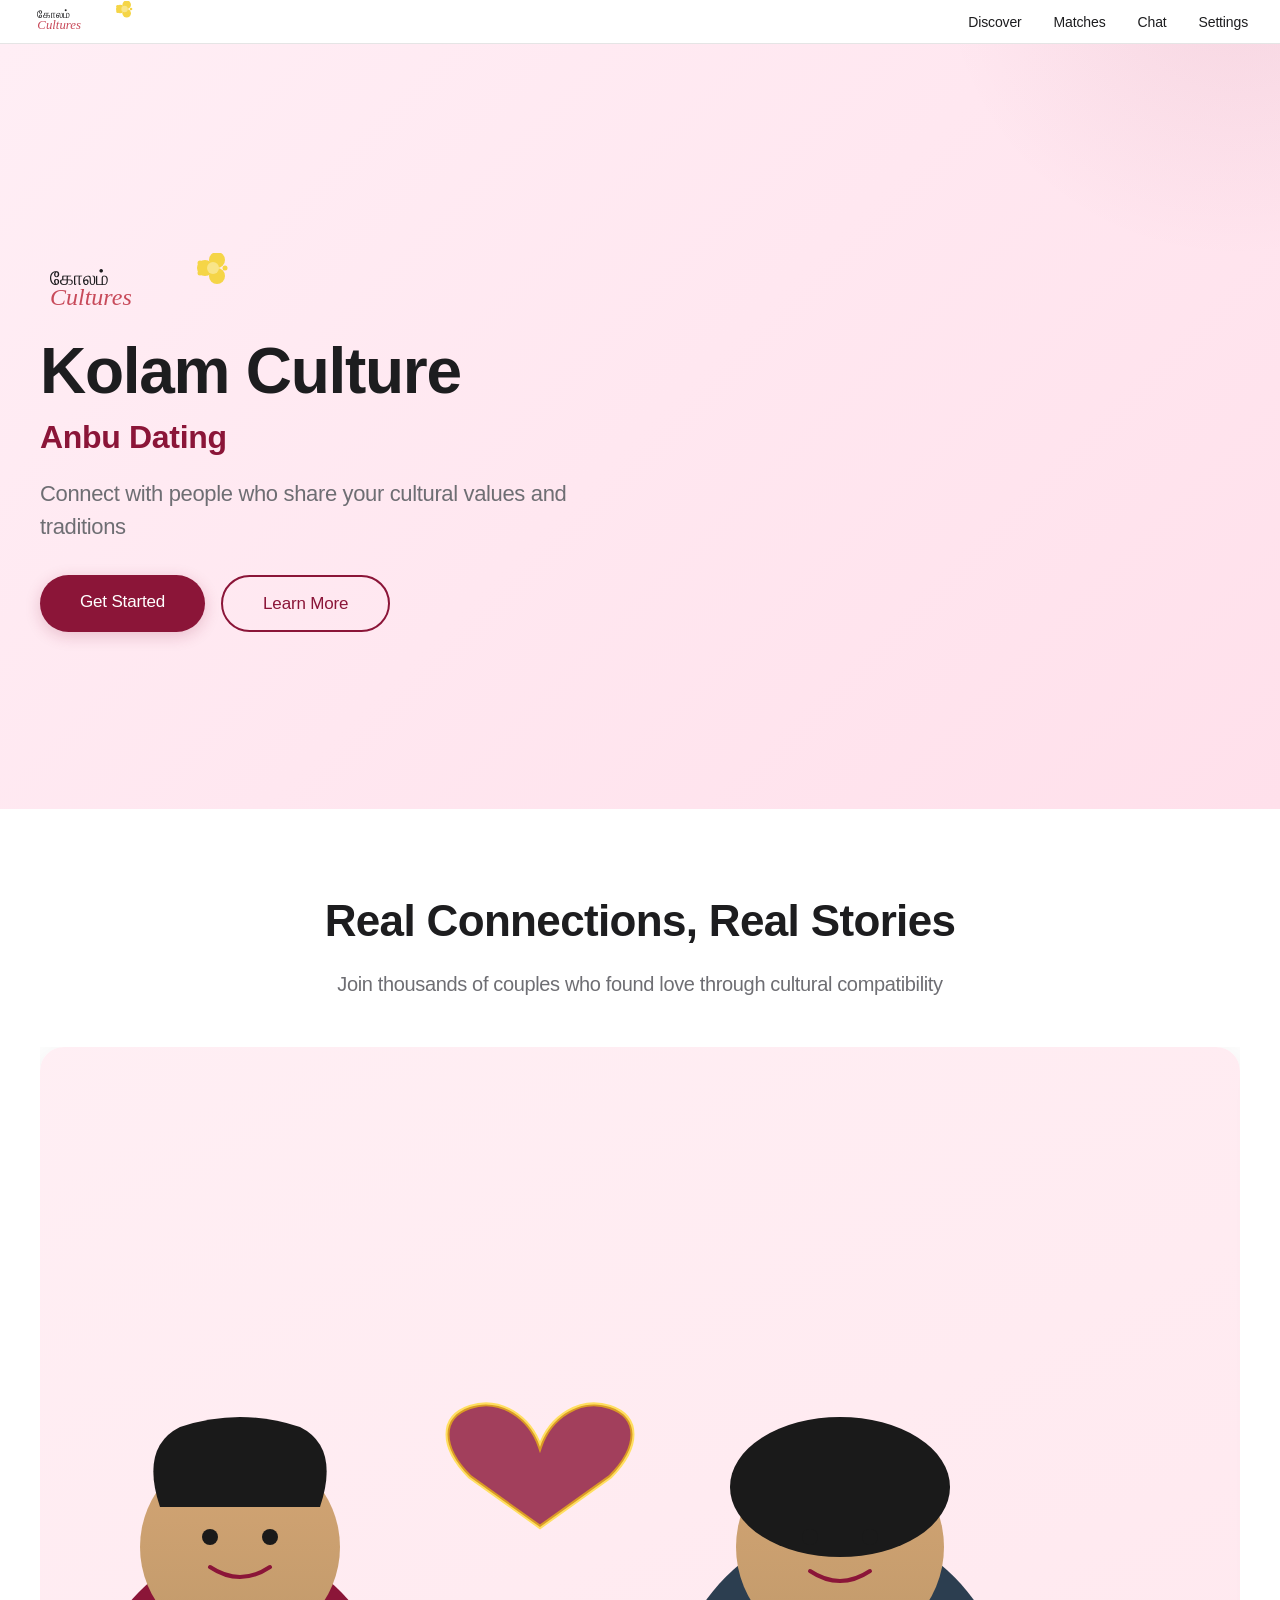
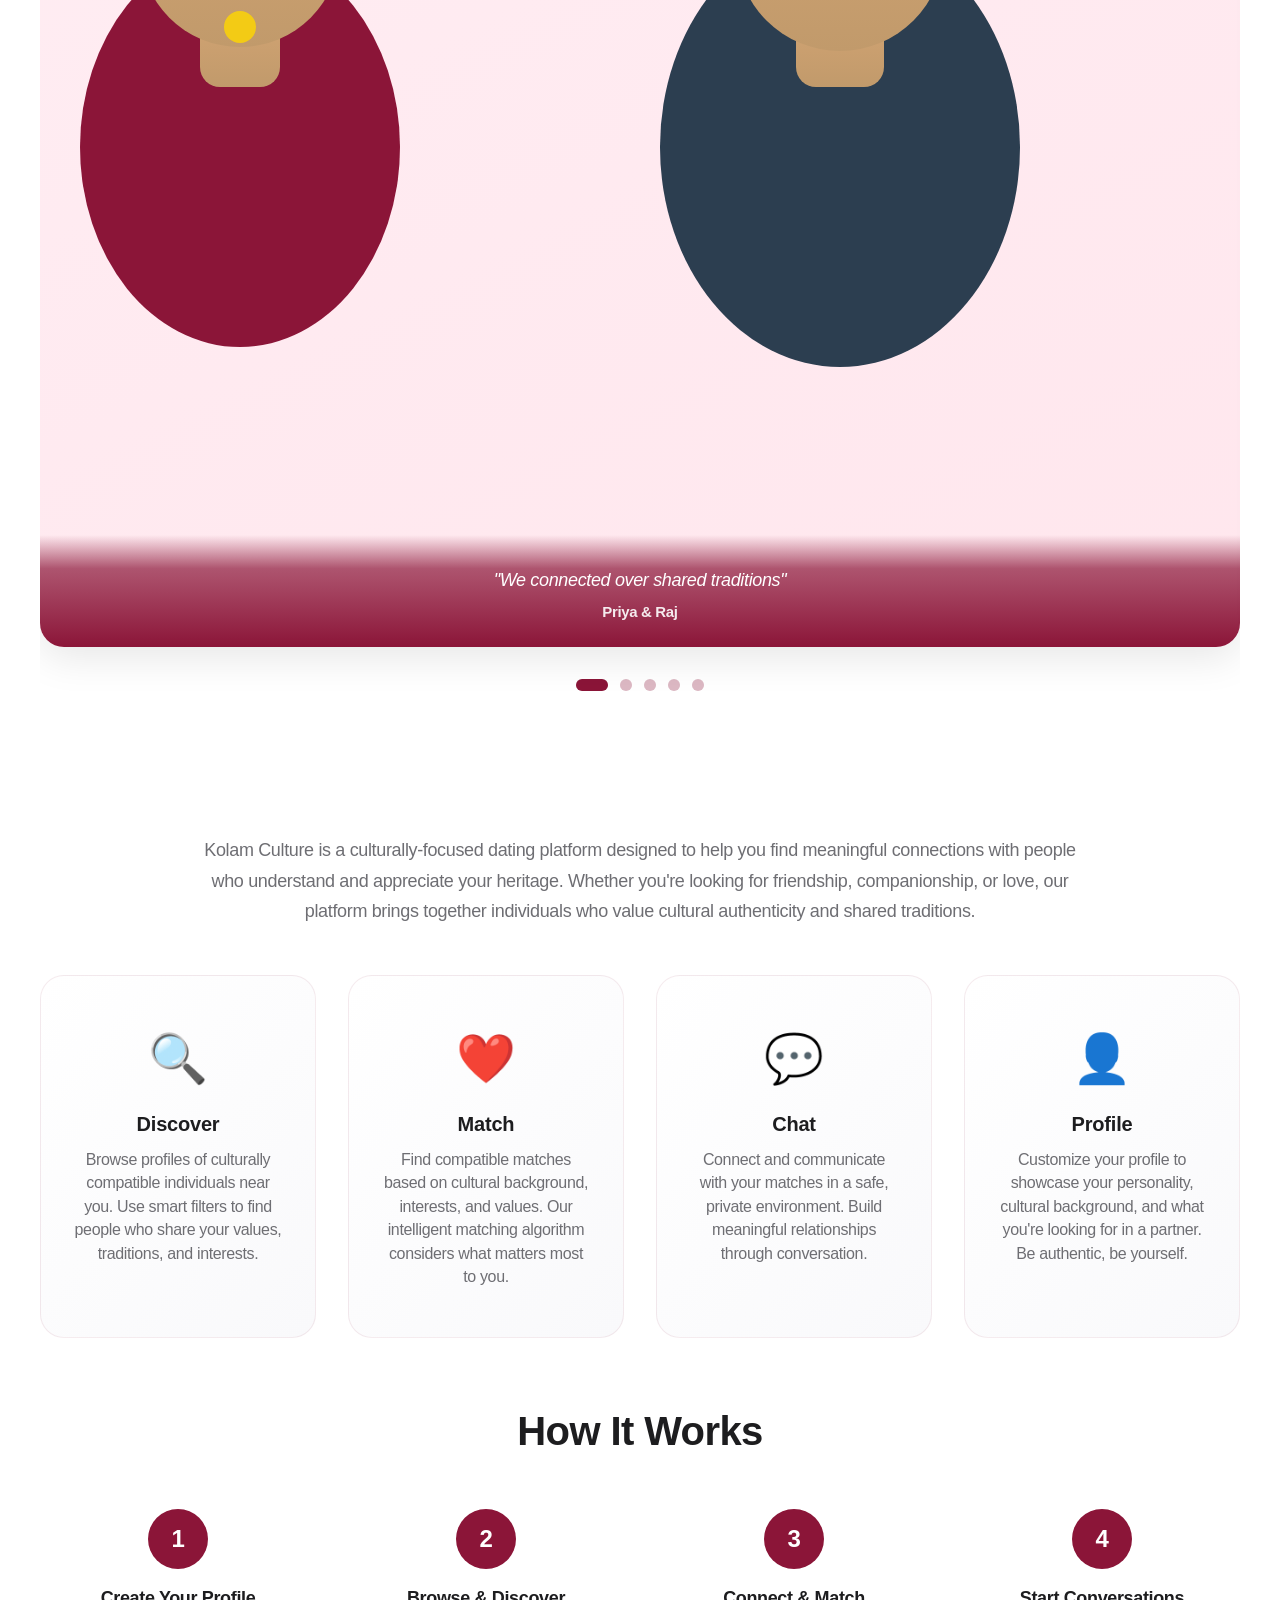
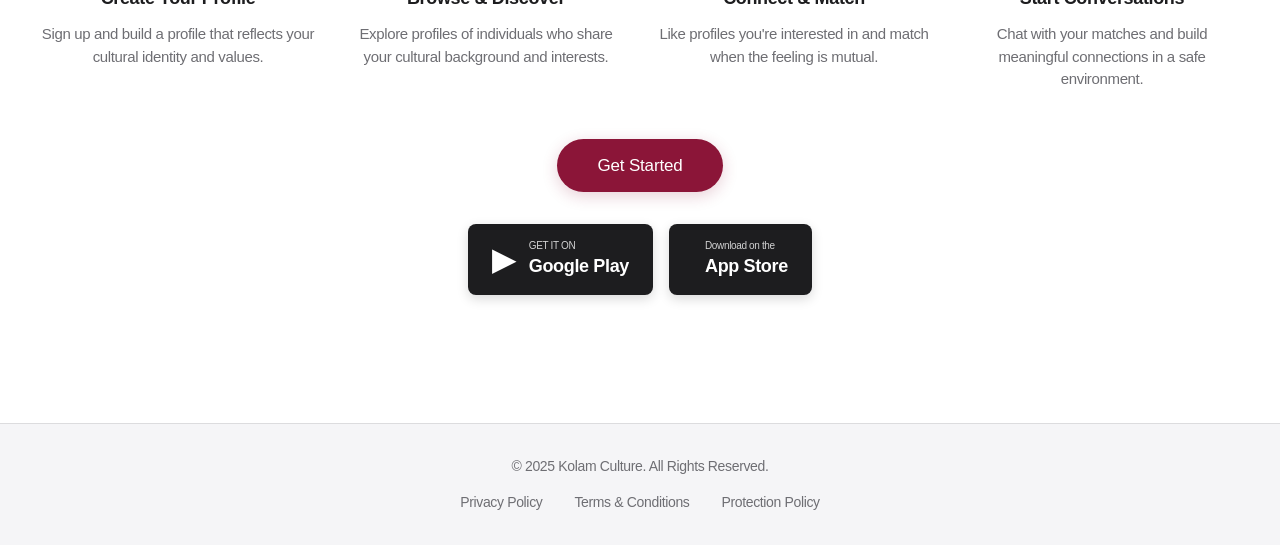
<file: index.html>
<!DOCTYPE html>
<html lang="en">
<head>
    <meta charset="UTF-8">
    <meta name="viewport" content="width=device-width, initial-scale=1.0">
    <title>Kolam Culture - Anbu Dating</title>
    <link rel="stylesheet" href="styles.css">
</head>
<body>
    <nav class="navbar">
        <div class="nav-brand">
            <a href="index.html"><img src="logo.svg" alt="Kolam Culture Logo" class="logo"></a>
        </div>
        <button class="nav-toggle" aria-label="Open navigation menu" aria-expanded="false">☰</button>
        <ul class="nav-links">
            <li><a href="discover.html">Discover</a></li>
            <li><a href="matches.html">Matches</a></li>
            <li><a href="chat.html">Chat</a></li>
            <li><a href="settings.html">Settings</a></li>
        </ul>
    </nav>

    <!-- Hero Banner with Image -->
    <section class="hero-banner">
        <div class="hero-banner-content">
            <div class="hero-text">
                <img src="logo.svg" alt="Kolam Culture" class="hero-logo">
                <h1>Kolam Culture</h1>
                <p class="subtitle">Anbu Dating</p>
                <p class="tagline">Connect with people who share your cultural values and traditions</p>
                <div class="hero-cta">
                    <a href="discover.html" class="btn-primary">Get Started</a>
                    <a href="#learn-more" class="btn-secondary">Learn More</a>
                </div>
            </div>
            <div class="hero-image">
            </div>
        </div>
    </section>

    <!-- Success Stories Section -->
    <section class="success-stories">
        <div class="success-stories-content">
            <h2>Real Connections, Real Stories</h2>
            <p class="section-subtitle">Join thousands of couples who found love through cultural compatibility</p>
            <div class="carousel-container">
                <div class="carousel-track">
                    <div class="story-card">
                        <img src="https://github.com/user-attachments/assets/c0f0a425-5198-4cf7-a39f-468c72d2364b" alt="Happy couple" onerror="this.src='hero-couple.svg'">
                        <div class="story-overlay">
                            <p class="story-quote">"We connected over shared traditions"</p>
                            <p class="story-names">Priya & Raj</p>
                        </div>
                    </div>
                    <div class="story-card">
                        <img src="https://github.com/user-attachments/assets/ba970b9a-eb14-4b1e-b87e-777334b74dba" alt="Engaged couple" onerror="this.src='hero-couple.svg'">
                        <div class="story-overlay">
                            <p class="story-quote">"Found my perfect cultural match"</p>
                            <p class="story-names">Aisha & Arjun</p>
                        </div>
                    </div>
                    <div class="story-card">
                        <img src="https://github.com/user-attachments/assets/7b273aa6-33b4-4ccd-b1cf-c9fc8dc40bd0" alt="Couple laughing together" onerror="this.src='hero-couple.svg'">
                        <div class="story-overlay">
                            <p class="story-quote">"Understanding our heritage together"</p>
                            <p class="story-names">Maya & Vikram</p>
                        </div>
                    </div>
                    <div class="story-card">
                        <img src="https://github.com/user-attachments/assets/63989e1b-143b-46e6-94a5-53d5cb857cf0" alt="Celebrating together" onerror="this.src='hero-couple.svg'">
                        <div class="story-overlay">
                            <p class="story-quote">"Found love through shared values"</p>
                            <p class="story-names">Neha & Karan</p>
                        </div>
                    </div>
                    <div class="story-card">
                        <img src="https://github.com/user-attachments/assets/bf67da9f-70ec-42f1-86fe-686e90c03c0a" alt="Happy couple portrait" onerror="this.src='hero-couple.svg'">
                        <div class="story-overlay">
                            <p class="story-quote">"Our families' traditions brought us closer"</p>
                            <p class="story-names">Anjali & Rohan</p>
                        </div>
                    </div>
                </div>
                <div class="carousel-dots">
                    <span class="dot active" data-index="0"></span>
                    <span class="dot" data-index="1"></span>
                    <span class="dot" data-index="2"></span>
                    <span class="dot" data-index="3"></span>
                    <span class="dot" data-index="4"></span>
                </div>
            </div>
        </div>
    </section>

    <main class="hero">
        <div class="hero-content">
            <p class="description">Kolam Culture is a culturally-focused dating platform designed to help you find meaningful connections with people who understand and appreciate your heritage. Whether you're looking for friendship, companionship, or love, our platform brings together individuals who value cultural authenticity and shared traditions.</p>
            
            <div class="features" id="learn-more">
                <div class="feature">
                    <span class="icon">🔍</span>
                    <h3>Discover</h3>
                    <p>Browse profiles of culturally compatible individuals near you. Use smart filters to find people who share your values, traditions, and interests.</p>
                </div>
                <div class="feature">
                    <span class="icon">❤️</span>
                    <h3>Match</h3>
                    <p>Find compatible matches based on cultural background, interests, and values. Our intelligent matching algorithm considers what matters most to you.</p>
                </div>
                <div class="feature">
                    <span class="icon">💬</span>
                    <h3>Chat</h3>
                    <p>Connect and communicate with your matches in a safe, private environment. Build meaningful relationships through conversation.</p>
                </div>
                <div class="feature">
                    <span class="icon">👤</span>
                    <h3>Profile</h3>
                    <p>Customize your profile to showcase your personality, cultural background, and what you're looking for in a partner. Be authentic, be yourself.</p>
                </div>
            </div>

            <section class="how-it-works">
                <h2>How It Works</h2>
                <div class="steps">
                    <div class="step">
                        <span class="step-number">1</span>
                        <h4>Create Your Profile</h4>
                        <p>Sign up and build a profile that reflects your cultural identity and values.</p>
                    </div>
                    <div class="step">
                        <span class="step-number">2</span>
                        <h4>Browse & Discover</h4>
                        <p>Explore profiles of individuals who share your cultural background and interests.</p>
                    </div>
                    <div class="step">
                        <span class="step-number">3</span>
                        <h4>Connect & Match</h4>
                        <p>Like profiles you're interested in and match when the feeling is mutual.</p>
                    </div>
                    <div class="step">
                        <span class="step-number">4</span>
                        <h4>Start Conversations</h4>
                        <p>Chat with your matches and build meaningful connections in a safe environment.</p>
                    </div>
                </div>
            </section>

            <div class="cta">
                <a href="discover.html" class="btn-primary">Get Started</a>
            </div>

            <div class="app-buttons">
                <a href="https://play.google.com/store/apps/details?id=com.kolam.app" class="app-btn" target="_blank" rel="noopener">
                    <span class="app-btn-icon">▶</span>
                    <div class="app-btn-text">
                        <small>GET IT ON</small>
                        <span>Google Play</span>
                    </div>
                </a>
                <a href="https://apps.apple.com/us/app/kolam-culture/id6738834991" class="app-btn" target="_blank" rel="noopener">
                    <span class="app-btn-icon"></span>
                    <div class="app-btn-text">
                        <small>Download on the</small>
                        <span>App Store</span>
                    </div>
                </a>
            </div>
        </div>
    </main>

    <footer>
        <p>&copy; 2025 Kolam Culture. All Rights Reserved.</p>
        <div class="footer-links">
            <a href="privacy.html">Privacy Policy</a>
            <a href="terms_and_conditions.html">Terms & Conditions</a>
            <a href="protection_policy.html">Protection Policy</a>
        </div>
    </footer>

    <script src="script.js"></script>
</body>
</html>
</file>
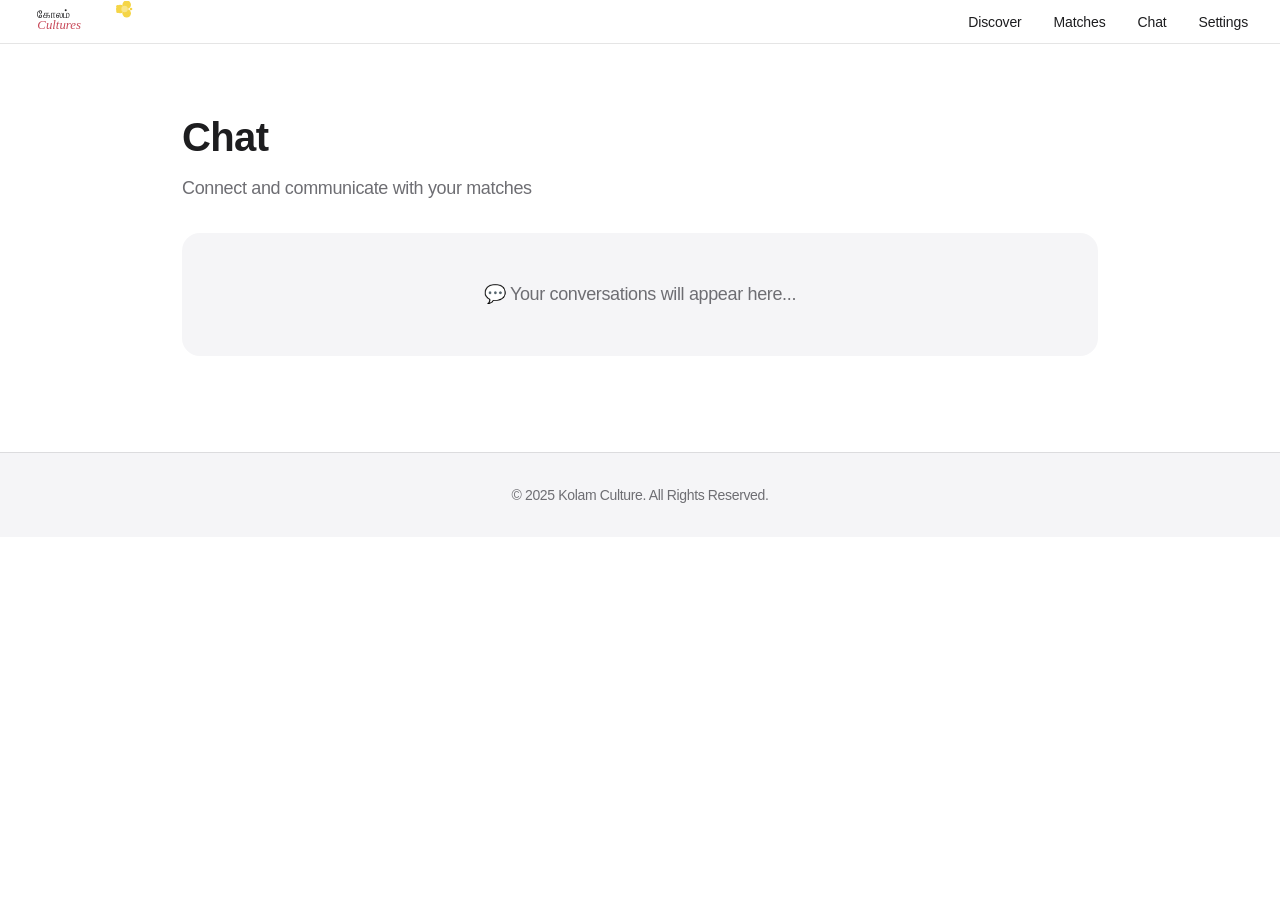
<file: chat.html>
<!DOCTYPE html>
<html lang="en">
<head>
    <meta charset="UTF-8">
    <meta name="viewport" content="width=device-width, initial-scale=1.0">
    <title>Chat - Kolam Culture</title>
    <link rel="stylesheet" href="styles.css">
</head>
<body>
    <nav class="navbar">
        <div class="nav-brand">
            <a href="index.html"><img src="logo.svg" alt="Kolam Culture Logo" class="logo"></a>
        </div>
        <ul class="nav-links">
            <li><a href="discover.html">Discover</a></li>
            <li><a href="matches.html">Matches</a></li>
            <li><a href="chat.html">Chat</a></li>
            <li><a href="settings.html">Settings</a></li>
        </ul>
    </nav>

    <main class="page-container">
        <div class="page-header">
            <h1>Chat</h1>
            <p>Connect and communicate with your matches</p>
        </div>
        <div class="page-content">
            <p class="placeholder-message">💬 Your conversations will appear here...</p>
        </div>
    </main>

    <footer>
        <p>&copy; 2025 Kolam Culture. All Rights Reserved.</p>
    </footer>
</body>
</html>
</file>
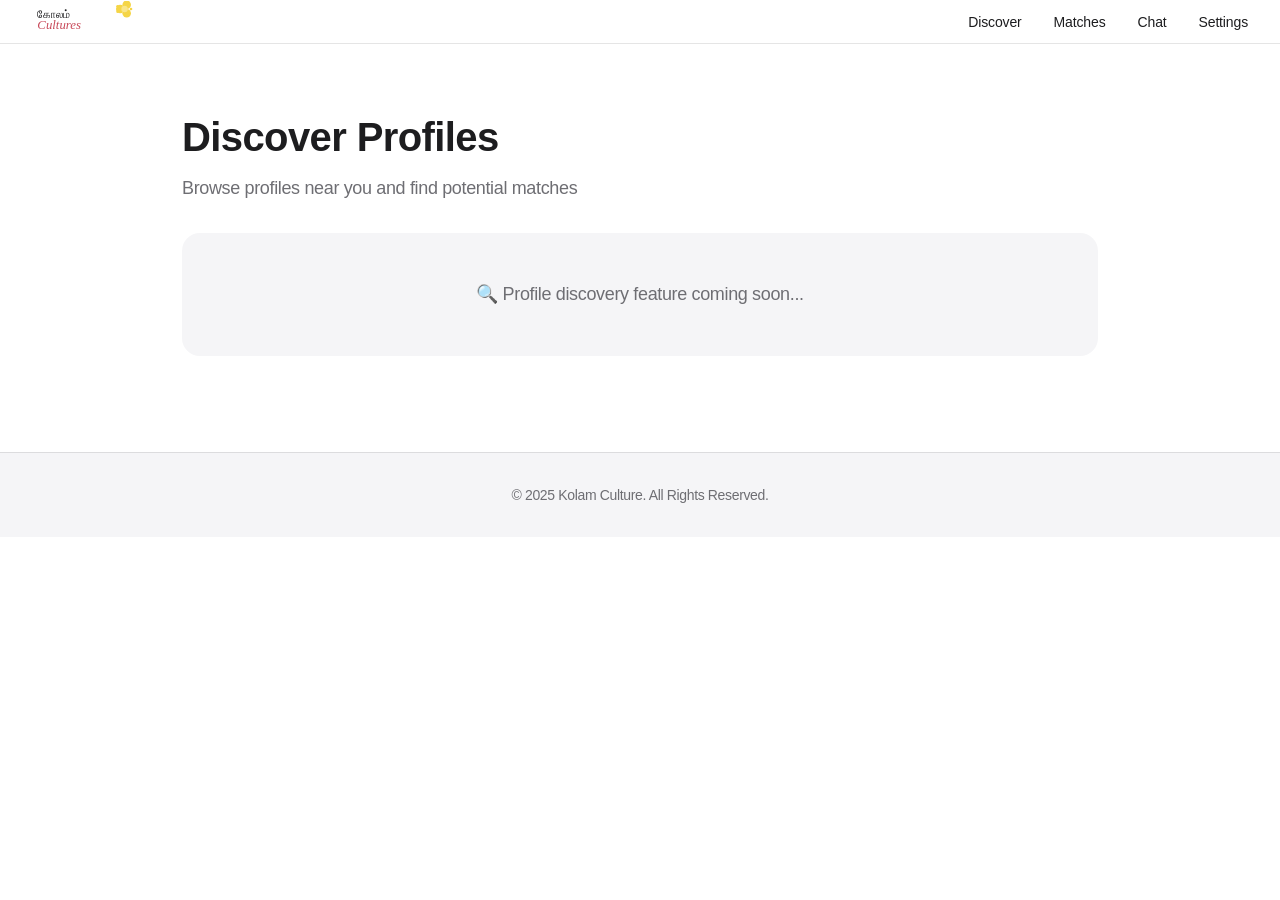
<file: discover.html>
<!DOCTYPE html>
<html lang="en">
<head>
    <meta charset="UTF-8">
    <meta name="viewport" content="width=device-width, initial-scale=1.0">
    <title>Discover - Kolam Culture</title>
    <link rel="stylesheet" href="styles.css">
</head>
<body>
    <nav class="navbar">
        <div class="nav-brand">
            <a href="index.html"><img src="logo.svg" alt="Kolam Culture Logo" class="logo"></a>
        </div>
        <ul class="nav-links">
            <li><a href="discover.html">Discover</a></li>
            <li><a href="matches.html">Matches</a></li>
            <li><a href="chat.html">Chat</a></li>
            <li><a href="settings.html">Settings</a></li>
        </ul>
    </nav>

    <main class="page-container">
        <div class="page-header">
            <h1>Discover Profiles</h1>
            <p>Browse profiles near you and find potential matches</p>
        </div>
        <div class="page-content">
            <p class="placeholder-message">🔍 Profile discovery feature coming soon...</p>
        </div>
    </main>

    <footer>
        <p>&copy; 2025 Kolam Culture. All Rights Reserved.</p>
    </footer>
</body>
</html>
</file>
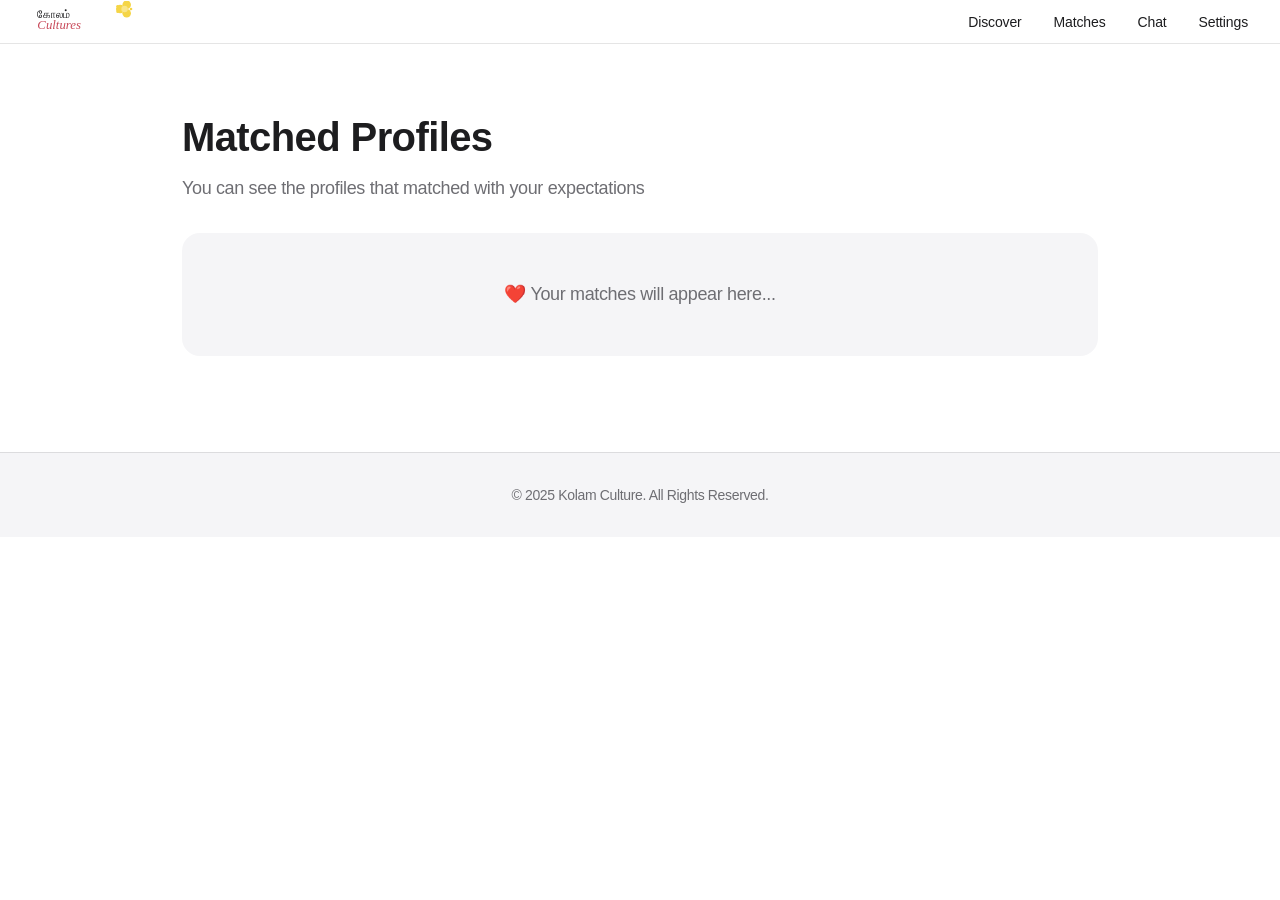
<file: matches.html>
<!DOCTYPE html>
<html lang="en">
<head>
    <meta charset="UTF-8">
    <meta name="viewport" content="width=device-width, initial-scale=1.0">
    <title>Matches - Kolam Culture</title>
    <link rel="stylesheet" href="styles.css">
</head>
<body>
    <nav class="navbar">
        <div class="nav-brand">
            <a href="index.html"><img src="logo.svg" alt="Kolam Culture Logo" class="logo"></a>
        </div>
        <ul class="nav-links">
            <li><a href="discover.html">Discover</a></li>
            <li><a href="matches.html">Matches</a></li>
            <li><a href="chat.html">Chat</a></li>
            <li><a href="settings.html">Settings</a></li>
        </ul>
    </nav>

    <main class="page-container">
        <div class="page-header">
            <h1>Matched Profiles</h1>
            <p>You can see the profiles that matched with your expectations</p>
        </div>
        <div class="page-content">
            <p class="placeholder-message">❤️ Your matches will appear here...</p>
        </div>
    </main>

    <footer>
        <p>&copy; 2025 Kolam Culture. All Rights Reserved.</p>
    </footer>
</body>
</html>
</file>
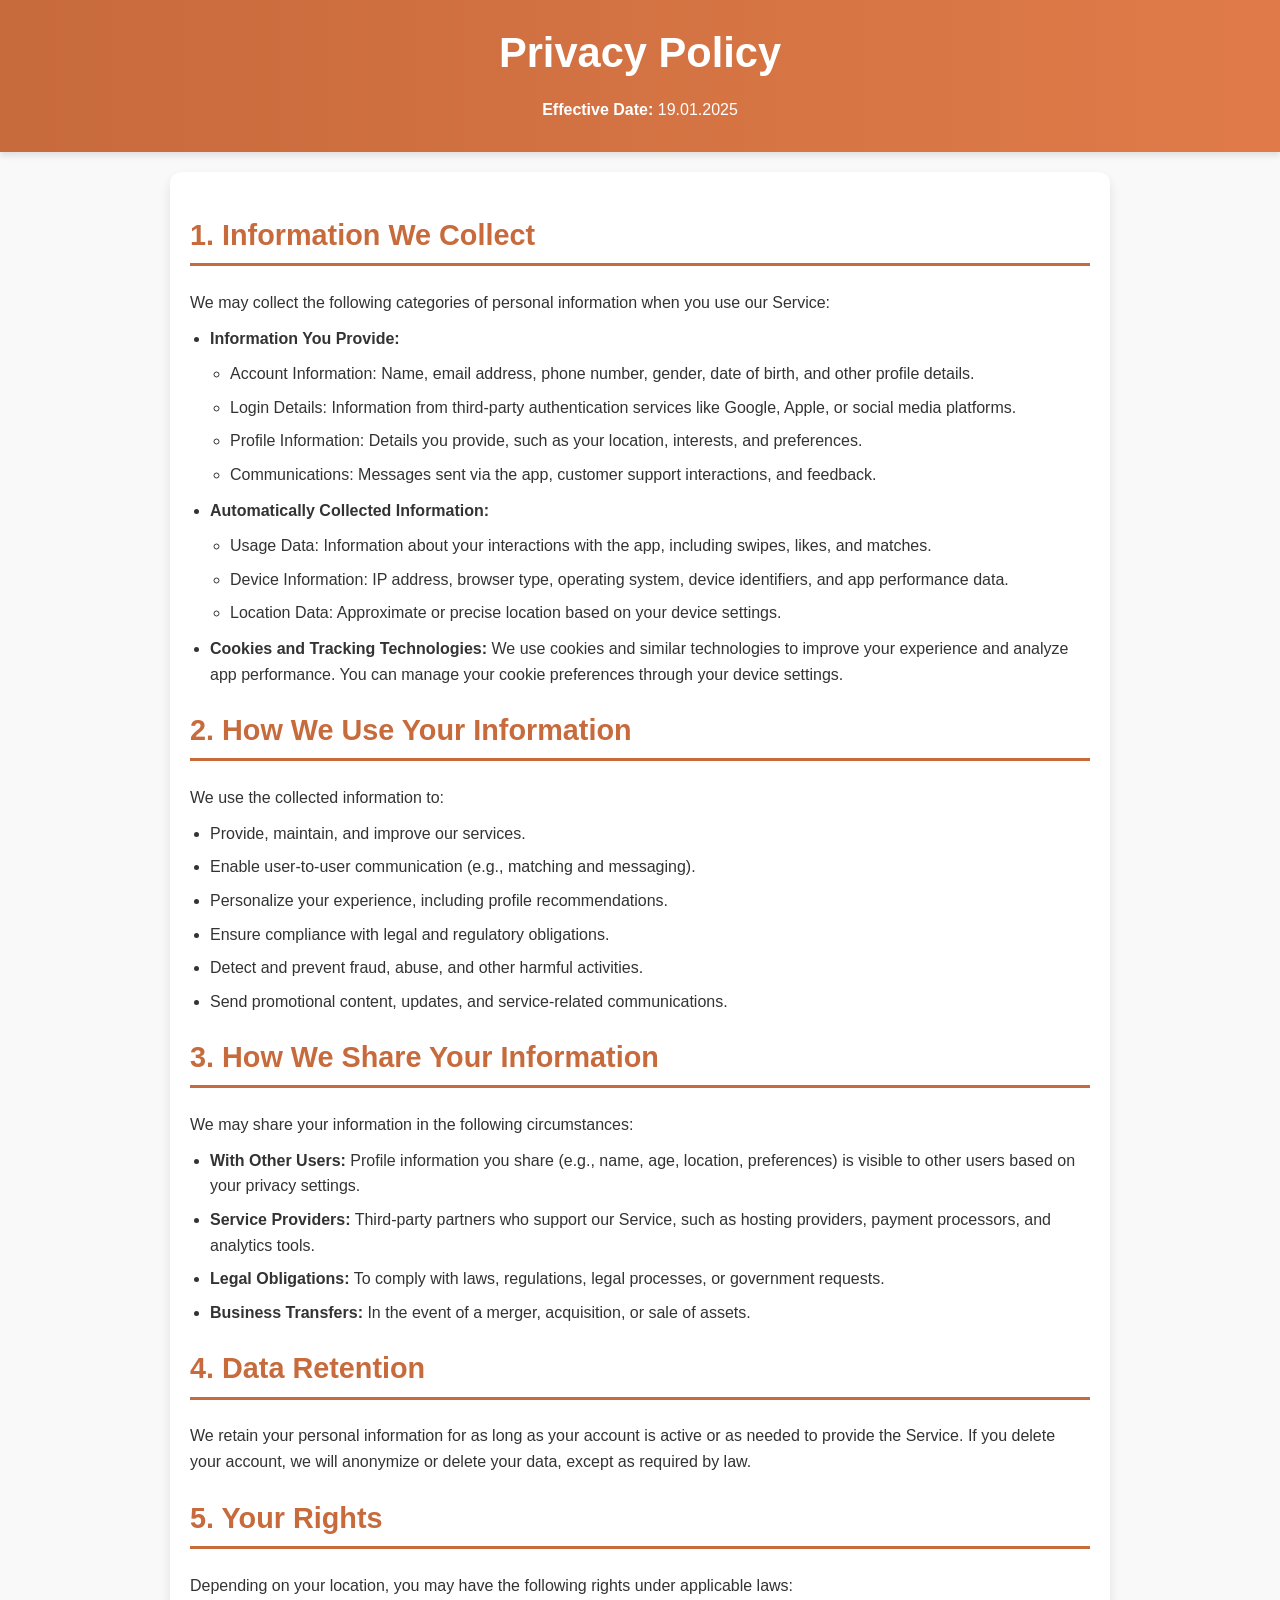
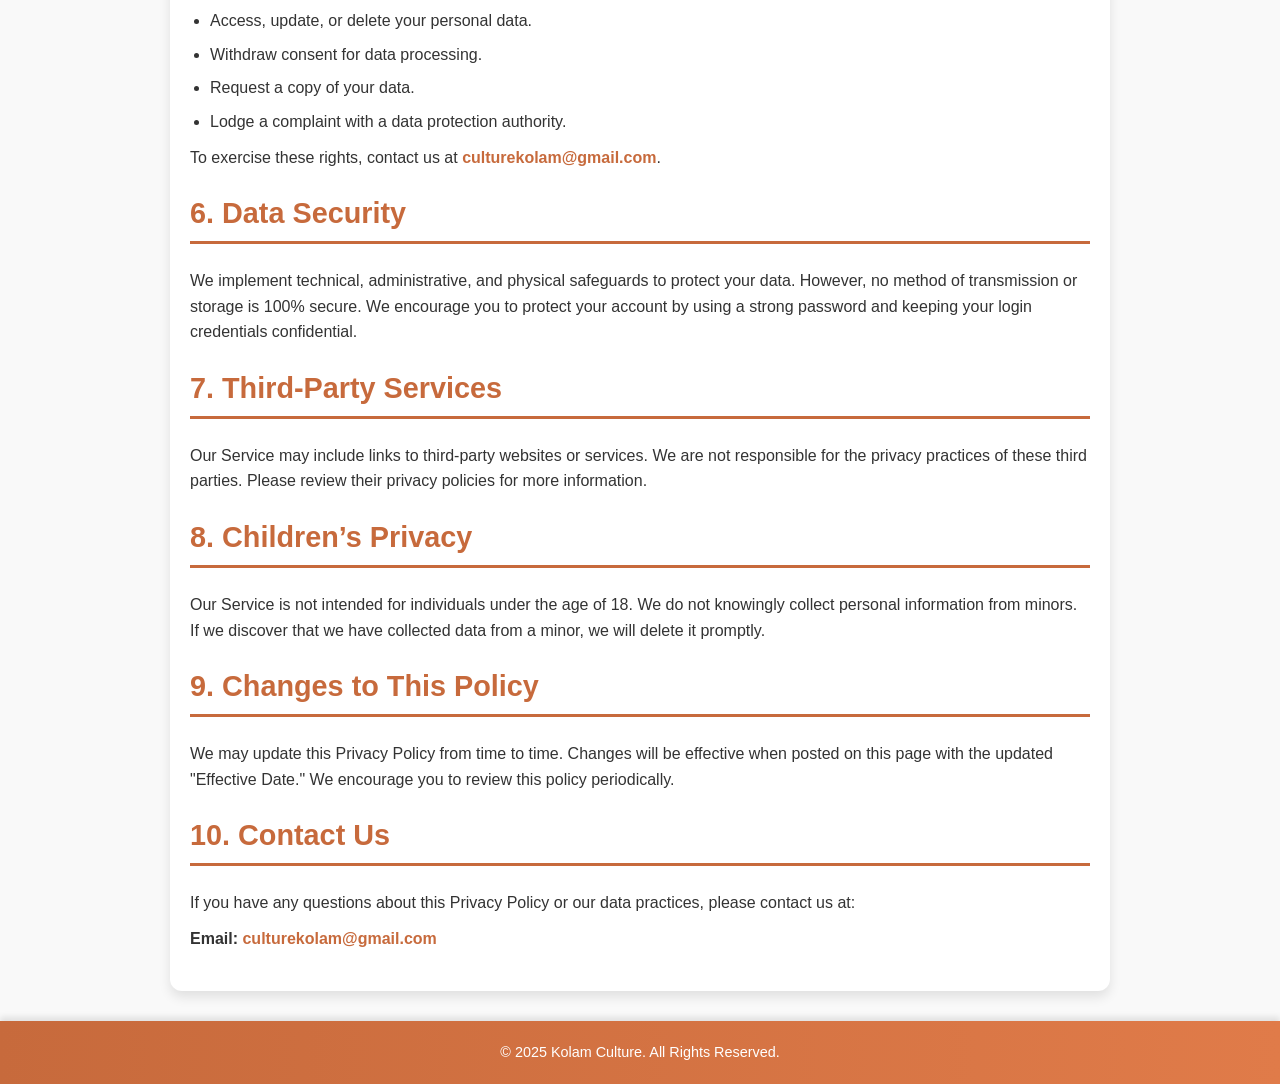
<file: privacy.html>
<!DOCTYPE html>
<html lang="en">

<head>
    <meta charset="UTF-8">
    <meta name="viewport" content="width=device-width, initial-scale=1.0">
    <title>Privacy Policy - Kolam Culture</title>
    <style>
        body {
            font-family: 'Roboto', sans-serif;
            line-height: 1.6;
            margin: 0;
            padding: 0;
            background-color: #f9f9f9;
            color: #333;
        }

        header {
            background: linear-gradient(90deg, #c76a3c, #e07b49);
            color: white;
            padding: 20px 10px;
            text-align: center;
            box-shadow: 0 4px 6px rgba(0, 0, 0, 0.1);
        }

        main {
            max-width: 900px;
            margin: 20px auto;
            padding: 20px;
            background: white;
            border-radius: 12px;
            box-shadow: 0 6px 12px rgba(0, 0, 0, 0.1);
            overflow: hidden;
        }

        h1 {
            font-size: 2.6em;
            margin: 0;
        }

        h2 {
            color: #c76a3c;
            font-size: 1.8em;
            margin-top: 20px;
            padding-bottom: 5px;
            border-bottom: 3px solid #c76a3c;
        }

        p,
        ul {
            margin: 10px 0;
            padding: 0;
        }

        ul {
            padding-left: 20px;
        }

        li {
            margin-bottom: 8px;
        }

        a {
            color: #c76a3c;
            font-weight: bold;
            text-decoration: none;
        }

        a:hover {
            text-decoration: underline;
        }

        footer {
            text-align: center;
            padding: 20px;
            background: linear-gradient(90deg, #c76a3c, #e07b49);
            color: white;
            margin-top: 30px;
            box-shadow: 0 -4px 6px rgba(0, 0, 0, 0.1);
        }

        footer p {
            margin: 0;
            font-size: 0.9em;
        }

        section {
            margin-bottom: 20px;
        }

        @media (max-width: 768px) {
            main {
                margin: 10px;
                padding: 15px;
            }

            h1 {
                font-size: 2.2em;
            }

            h2 {
                font-size: 1.6em;
            }
        }
    </style>
</head>

<body>
    <header>
        <h1>Privacy Policy</h1>
        <p><strong>Effective Date:</strong> 19.01.2025</p>
    </header>

    <main>
        <section>
            <h2>1. Information We Collect</h2>
            <p>We may collect the following categories of personal information when you use our Service:</p>
            <ul>
                <li><strong>Information You Provide:</strong>
                    <ul>
                        <li>Account Information: Name, email address, phone number, gender, date of birth, and other
                            profile details.</li>
                        <li>Login Details: Information from third-party authentication services like Google, Apple, or
                            social media platforms.</li>
                        <li>Profile Information: Details you provide, such as your location, interests, and preferences.
                        </li>
                        <li>Communications: Messages sent via the app, customer support interactions, and feedback.</li>
                    </ul>
                </li>
                <li><strong>Automatically Collected Information:</strong>
                    <ul>
                        <li>Usage Data: Information about your interactions with the app, including swipes, likes, and
                            matches.</li>
                        <li>Device Information: IP address, browser type, operating system, device identifiers, and app
                            performance data.</li>
                        <li>Location Data: Approximate or precise location based on your device settings.</li>
                    </ul>
                </li>
                <li><strong>Cookies and Tracking Technologies:</strong> We use cookies and similar technologies to
                    improve your experience and analyze app performance. You can manage your cookie preferences through
                    your device settings.</li>
            </ul>
        </section>

        <section>
            <h2>2. How We Use Your Information</h2>
            <p>We use the collected information to:</p>
            <ul>
                <li>Provide, maintain, and improve our services.</li>
                <li>Enable user-to-user communication (e.g., matching and messaging).</li>
                <li>Personalize your experience, including profile recommendations.</li>
                <li>Ensure compliance with legal and regulatory obligations.</li>
                <li>Detect and prevent fraud, abuse, and other harmful activities.</li>
                <li>Send promotional content, updates, and service-related communications.</li>
            </ul>
        </section>

        <section>
            <h2>3. How We Share Your Information</h2>
            <p>We may share your information in the following circumstances:</p>
            <ul>
                <li><strong>With Other Users:</strong> Profile information you share (e.g., name, age, location,
                    preferences) is visible to other users based on your privacy settings.</li>
                <li><strong>Service Providers:</strong> Third-party partners who support our Service, such as hosting
                    providers, payment processors, and analytics tools.</li>
                <li><strong>Legal Obligations:</strong> To comply with laws, regulations, legal processes, or government
                    requests.</li>
                <li><strong>Business Transfers:</strong> In the event of a merger, acquisition, or sale of assets.</li>
            </ul>
        </section>

        <section>
            <h2>4. Data Retention</h2>
            <p>We retain your personal information for as long as your account is active or as needed to provide the
                Service. If you delete your account, we will anonymize or delete your data, except as required by law.
            </p>
        </section>

        <section>
            <h2>5. Your Rights</h2>
            <p>Depending on your location, you may have the following rights under applicable laws:</p>
            <ul>
                <li>Access, update, or delete your personal data.</li>
                <li>Withdraw consent for data processing.</li>
                <li>Request a copy of your data.</li>
                <li>Lodge a complaint with a data protection authority.</li>
            </ul>
            <p>To exercise these rights, contact us at <a
                    href="mailto:culturekolam@gmail.com">culturekolam@gmail.com</a>.</p>
        </section>

        <section>
            <h2>6. Data Security</h2>
            <p>We implement technical, administrative, and physical safeguards to protect your data. However, no method
                of transmission or storage is 100% secure. We encourage you to protect your account by using a strong
                password and keeping your login credentials confidential.</p>
        </section>

        <section>
            <h2>7. Third-Party Services</h2>
            <p>Our Service may include links to third-party websites or services. We are not responsible for the privacy
                practices of these third parties. Please review their privacy policies for more information.</p>
        </section>

        <section>
            <h2>8. Children’s Privacy</h2>
            <p>Our Service is not intended for individuals under the age of 18. We do not knowingly collect personal
                information from minors. If we discover that we have collected data from a minor, we will delete it
                promptly.</p>
        </section>

        <section>
            <h2>9. Changes to This Policy</h2>
            <p>We may update this Privacy Policy from time to time. Changes will be effective when posted on this page
                with the updated "Effective Date." We encourage you to review this policy periodically.</p>
        </section>

        <section>
            <h2>10. Contact Us</h2>
            <p>If you have any questions about this Privacy Policy or our data practices, please contact us at:</p>
            <p><strong>Email:</strong> <a href="mailto:culturekolam@gmail.com">culturekolam@gmail.com</a></p>
        </section>
    </main>

    <footer>
        <p>&copy; 2025 Kolam Culture. All Rights Reserved.</p>
    </footer>
</body>

</html>
</file>
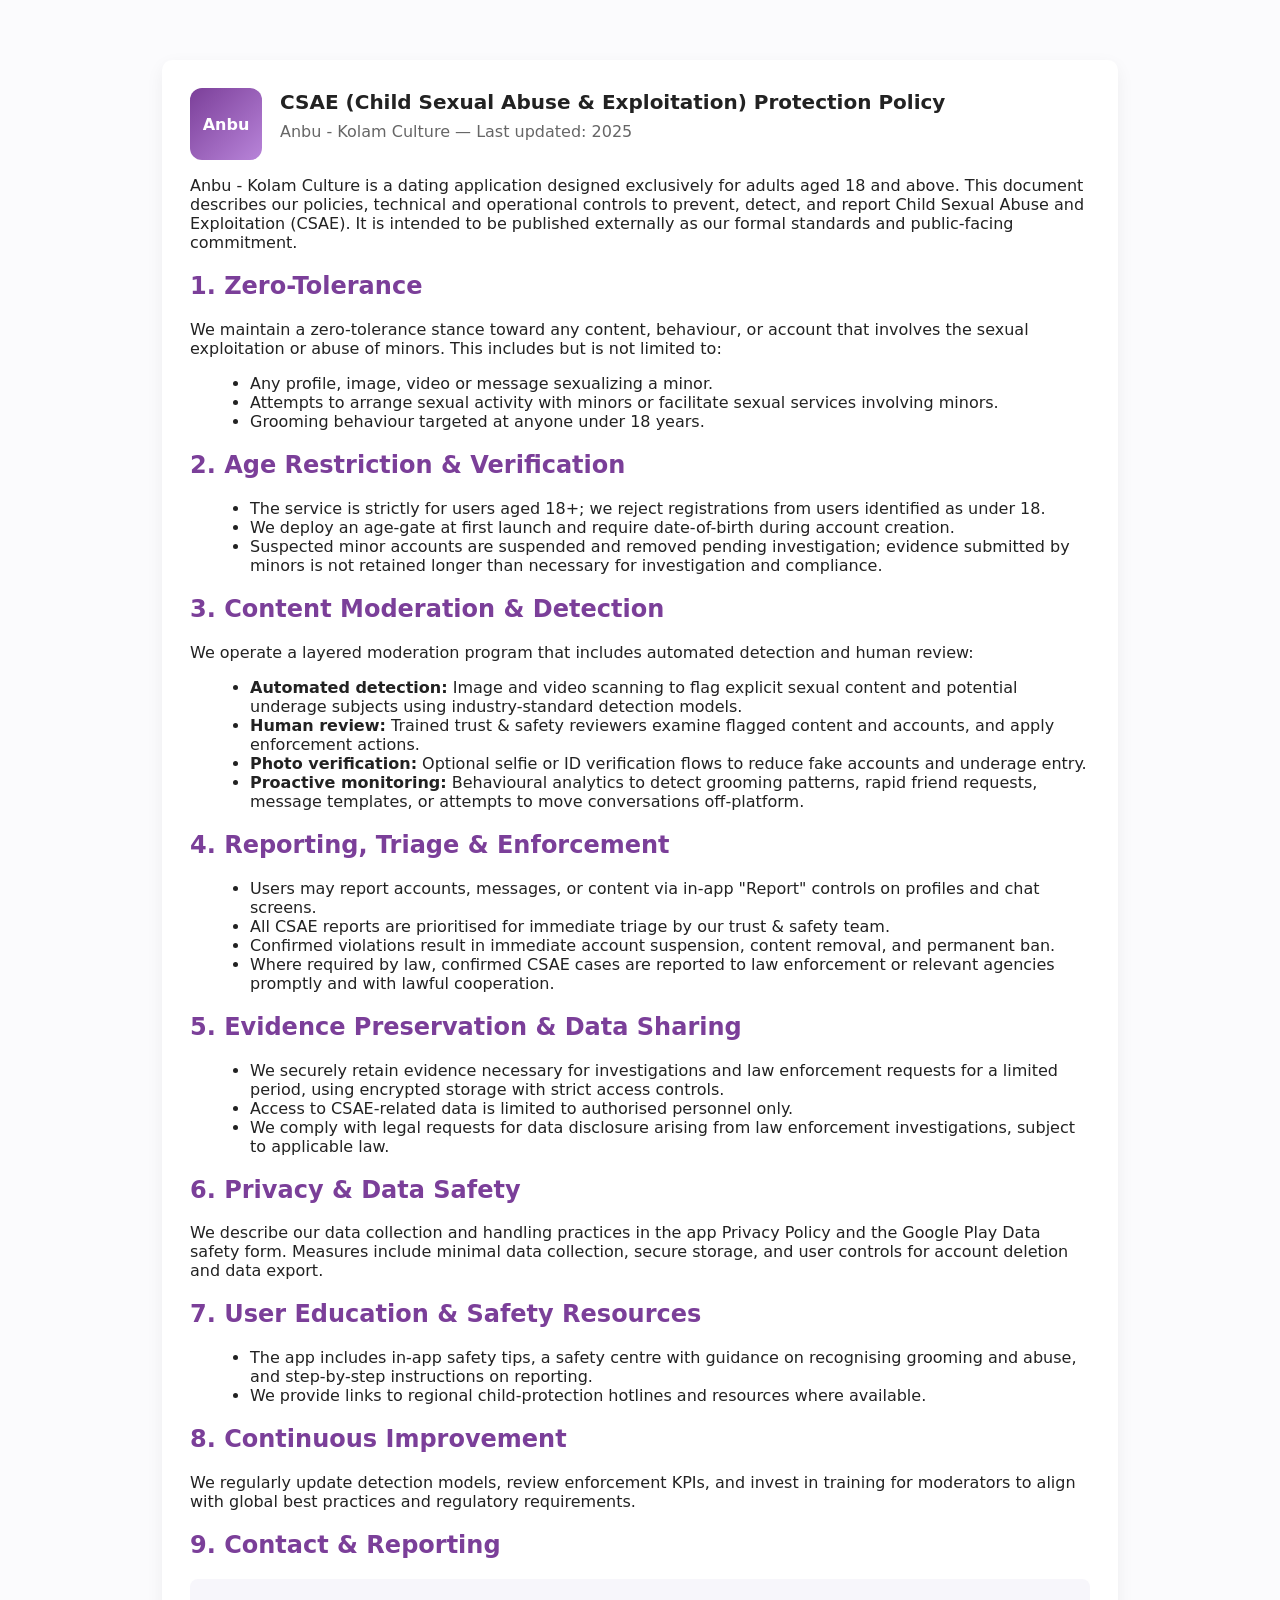
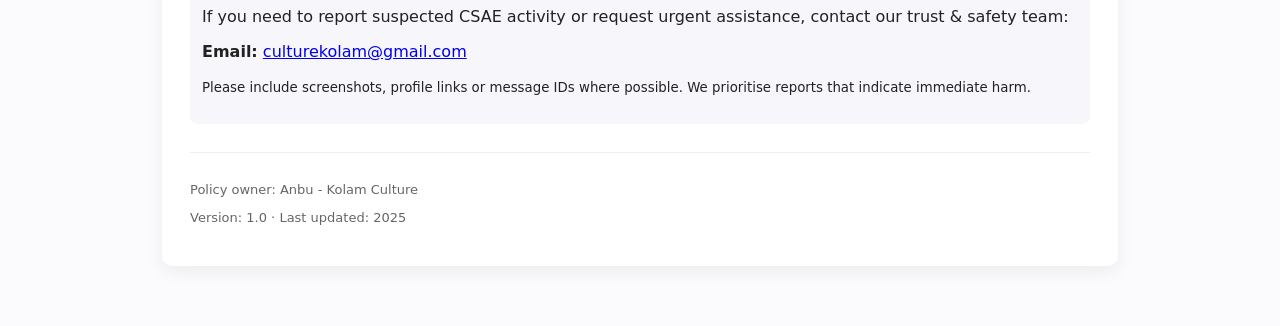
<file: protection_policy.html>
<!doctype html>
<html lang="en">
<head>
  <meta charset="utf-8" />
  <meta name="viewport" content="width=device-width,initial-scale=1" />
  <title>CSAE Protection Policy — Anbu - Kolam Culture</title>
  <style>
    :root{--brand:#7b3f99;--muted:#666;--bg:#fbfbfd;--card:#fff}
    body{font-family:Inter, system-ui, -apple-system, "Segoe UI", Roboto, "Helvetica Neue", Arial; background:var(--bg); color:#222; margin:0; padding:24px}
    .container{max-width:900px;margin:36px auto;padding:28px;background:var(--card);box-shadow:0 6px 18px rgba(18,24,40,0.06);border-radius:10px}
    header{display:flex;align-items:center;gap:18px}
    .logo{width:72px;height:72px;border-radius:12px;background:linear-gradient(135deg,var(--brand),#b884d9);display:flex;align-items:center;justify-content:center;color:#fff;font-weight:700}
    h1{margin:0;font-size:20px}
    p.lead{color:var(--muted);margin:8px 0 18px}
    h2{color:var(--brand);margin-top:20px}
    ul{margin:8px 0 16px 20px}
    .footer{margin-top:28px;border-top:1px solid #eee;padding-top:16px;color:var(--muted);font-size:13px}
    .contact{background:#f7f6fb;padding:12px;border-radius:8px;margin-top:12px}
    code{background:#f2f2f6;padding:2px 6px;border-radius:4px;font-size:13px}
  </style>
</head>
<body>
  <div class="container">
    <header>
      <div class="logo">Anbu</div>
      <div>
        <h1>CSAE (Child Sexual Abuse & Exploitation) Protection Policy</h1>
        <p class="lead">Anbu - Kolam Culture &mdash; Last updated: 2025</p>
      </div>
    </header>

    <section>
      <p>Anbu - Kolam Culture is a dating application designed exclusively for adults aged 18 and above. This document describes our policies, technical and operational controls to prevent, detect, and report Child Sexual Abuse and Exploitation (CSAE). It is intended to be published externally as our formal standards and public-facing commitment.</p>
    </section>

    <h2>1. Zero-Tolerance</h2>
    <p>We maintain a zero-tolerance stance toward any content, behaviour, or account that involves the sexual exploitation or abuse of minors. This includes but is not limited to:</p>
    <ul>
      <li>Any profile, image, video or message sexualizing a minor.</li>
      <li>Attempts to arrange sexual activity with minors or facilitate sexual services involving minors.</li>
      <li>Grooming behaviour targeted at anyone under 18 years.</li>
    </ul>

    <h2>2. Age Restriction & Verification</h2>
    <ul>
      <li>The service is strictly for users aged 18+; we reject registrations from users identified as under 18.</li>
      <li>We deploy an age-gate at first launch and require date-of-birth during account creation.</li>
      <li>Suspected minor accounts are suspended and removed pending investigation; evidence submitted by minors is not retained longer than necessary for investigation and compliance.</li>
    </ul>

    <h2>3. Content Moderation & Detection</h2>
    <p>We operate a layered moderation program that includes automated detection and human review:</p>
    <ul>
      <li><strong>Automated detection:</strong> Image and video scanning to flag explicit sexual content and potential underage subjects using industry-standard detection models.</li>
      <li><strong>Human review:</strong> Trained trust & safety reviewers examine flagged content and accounts, and apply enforcement actions.</li>
      <li><strong>Photo verification:</strong> Optional selfie or ID verification flows to reduce fake accounts and underage entry.</li>
      <li><strong>Proactive monitoring:</strong> Behavioural analytics to detect grooming patterns, rapid friend requests, message templates, or attempts to move conversations off-platform.</li>
    </ul>

    <h2>4. Reporting, Triage & Enforcement</h2>
    <ul>
      <li>Users may report accounts, messages, or content via in-app "Report" controls on profiles and chat screens.</li>
      <li>All CSAE reports are prioritised for immediate triage by our trust & safety team.</li>
      <li>Confirmed violations result in immediate account suspension, content removal, and permanent ban.</li>
      <li>Where required by law, confirmed CSAE cases are reported to law enforcement or relevant agencies promptly and with lawful cooperation.</li>
    </ul>

    <h2>5. Evidence Preservation & Data Sharing</h2>
    <ul>
      <li>We securely retain evidence necessary for investigations and law enforcement requests for a limited period, using encrypted storage with strict access controls.</li>
      <li>Access to CSAE-related data is limited to authorised personnel only.</li>
      <li>We comply with legal requests for data disclosure arising from law enforcement investigations, subject to applicable law.</li>
    </ul>

    <h2>6. Privacy & Data Safety</h2>
    <p>We describe our data collection and handling practices in the app Privacy Policy and the Google Play Data safety form. Measures include minimal data collection, secure storage, and user controls for account deletion and data export.</p>

    <h2>7. User Education & Safety Resources</h2>
    <ul>
      <li>The app includes in-app safety tips, a safety centre with guidance on recognising grooming and abuse, and step-by-step instructions on reporting.</li>
      <li>We provide links to regional child-protection hotlines and resources where available.</li>
    </ul>

    <h2>8. Continuous Improvement</h2>
    <p>We regularly update detection models, review enforcement KPIs, and invest in training for moderators to align with global best practices and regulatory requirements.</p>

    <h2>9. Contact & Reporting</h2>
    <div class="contact">
      <p>If you need to report suspected CSAE activity or request urgent assistance, contact our trust & safety team:</p>
      <p><strong>Email:</strong> <a href="mailto:culturekolam@gmail.com">culturekolam@gmail.com</a></p>
      <p><small>Please include screenshots, profile links or message IDs where possible. We prioritise reports that indicate immediate harm.</small></p>
    </div>

    <div class="footer">
      <p>Policy owner: Anbu - Kolam Culture</p>
      <p>Version: 1.0 &middot; Last updated: 2025</p>
    </div>
  </div>
</body>
</html>
</file>
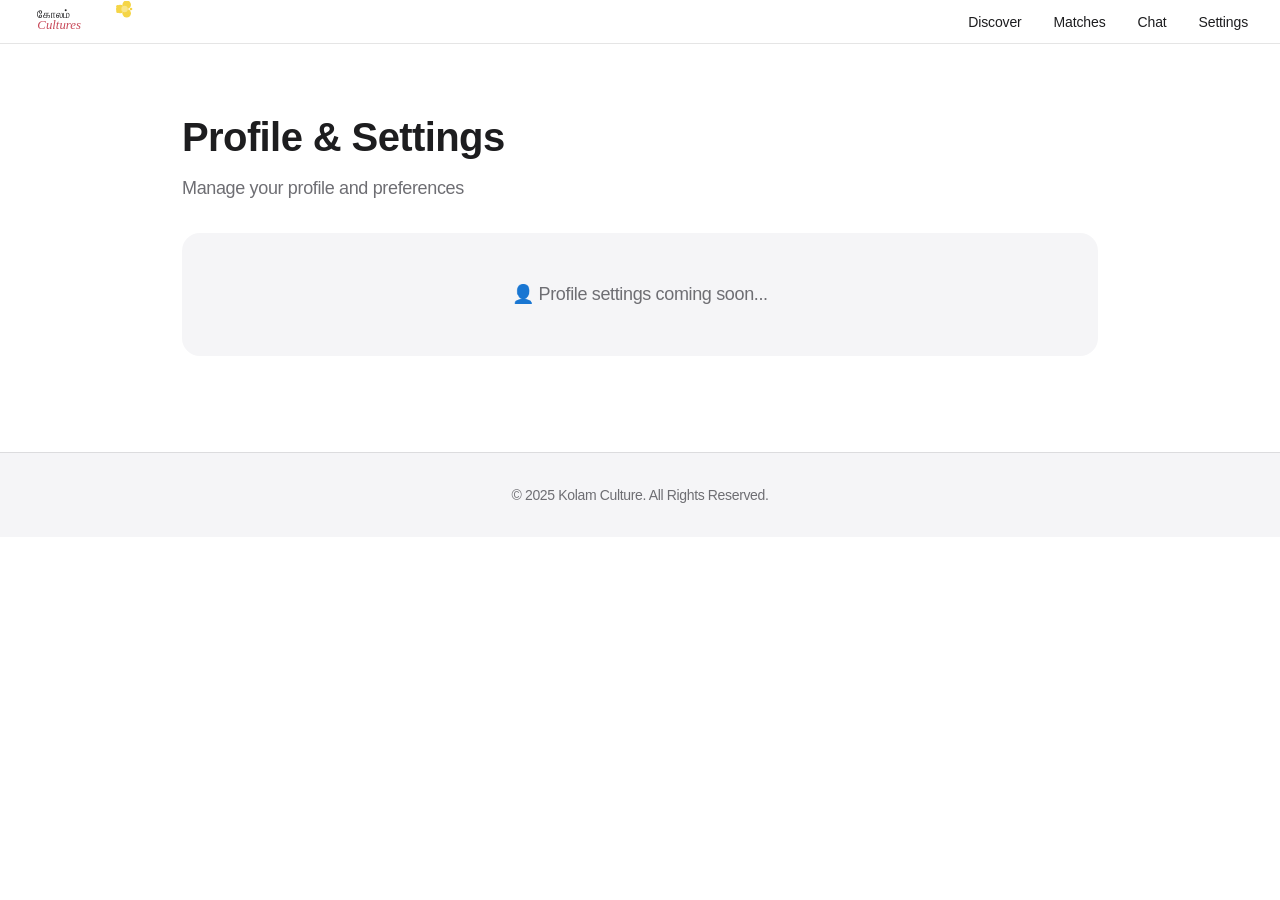
<file: settings.html>
<!DOCTYPE html>
<html lang="en">
<head>
    <meta charset="UTF-8">
    <meta name="viewport" content="width=device-width, initial-scale=1.0">
    <title>Settings - Kolam Culture</title>
    <link rel="stylesheet" href="styles.css">
</head>
<body>
    <nav class="navbar">
        <div class="nav-brand">
            <a href="index.html"><img src="logo.svg" alt="Kolam Culture Logo" class="logo"></a>
        </div>
        <ul class="nav-links">
            <li><a href="discover.html">Discover</a></li>
            <li><a href="matches.html">Matches</a></li>
            <li><a href="chat.html">Chat</a></li>
            <li><a href="settings.html">Settings</a></li>
        </ul>
    </nav>

    <main class="page-container">
        <div class="page-header">
            <h1>Profile & Settings</h1>
            <p>Manage your profile and preferences</p>
        </div>
        <div class="page-content">
            <p class="placeholder-message">👤 Profile settings coming soon...</p>
        </div>
    </main>

    <footer>
        <p>&copy; 2025 Kolam Culture. All Rights Reserved.</p>
    </footer>
</body>
</html>
</file>
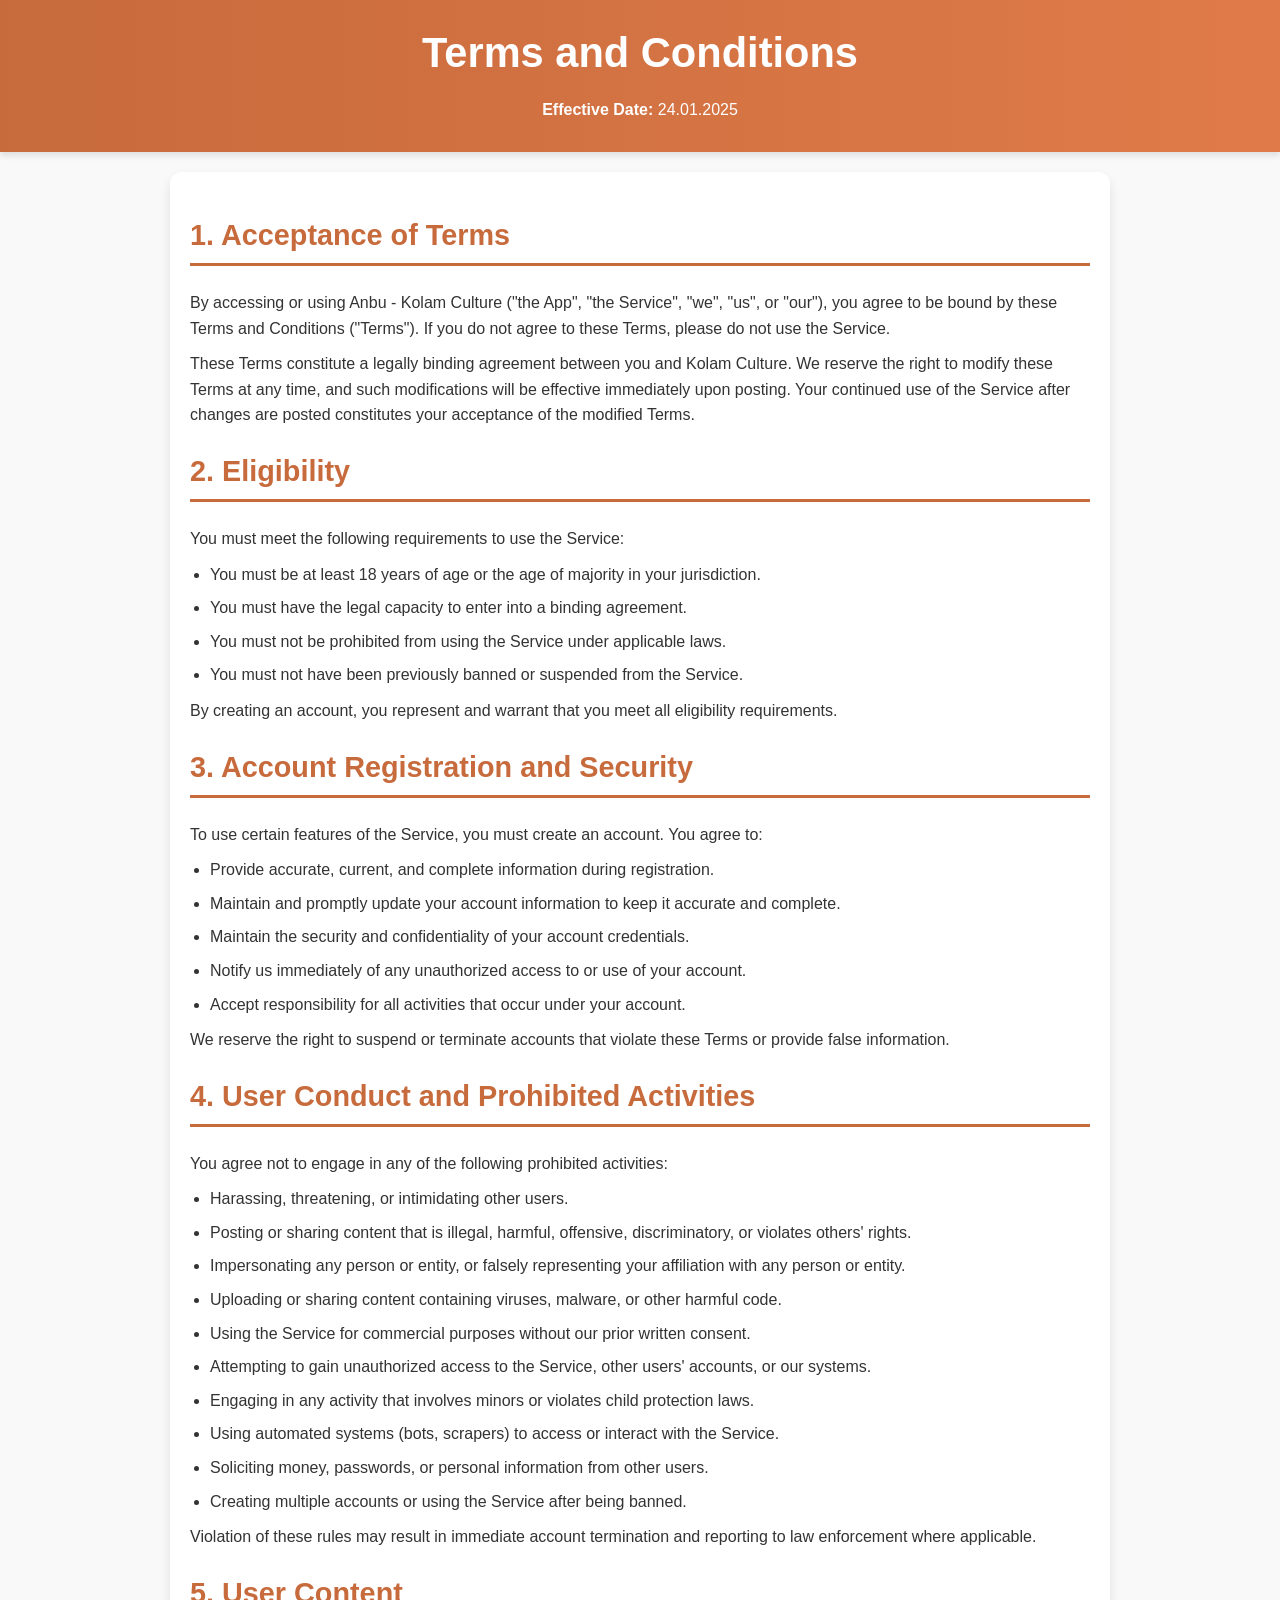
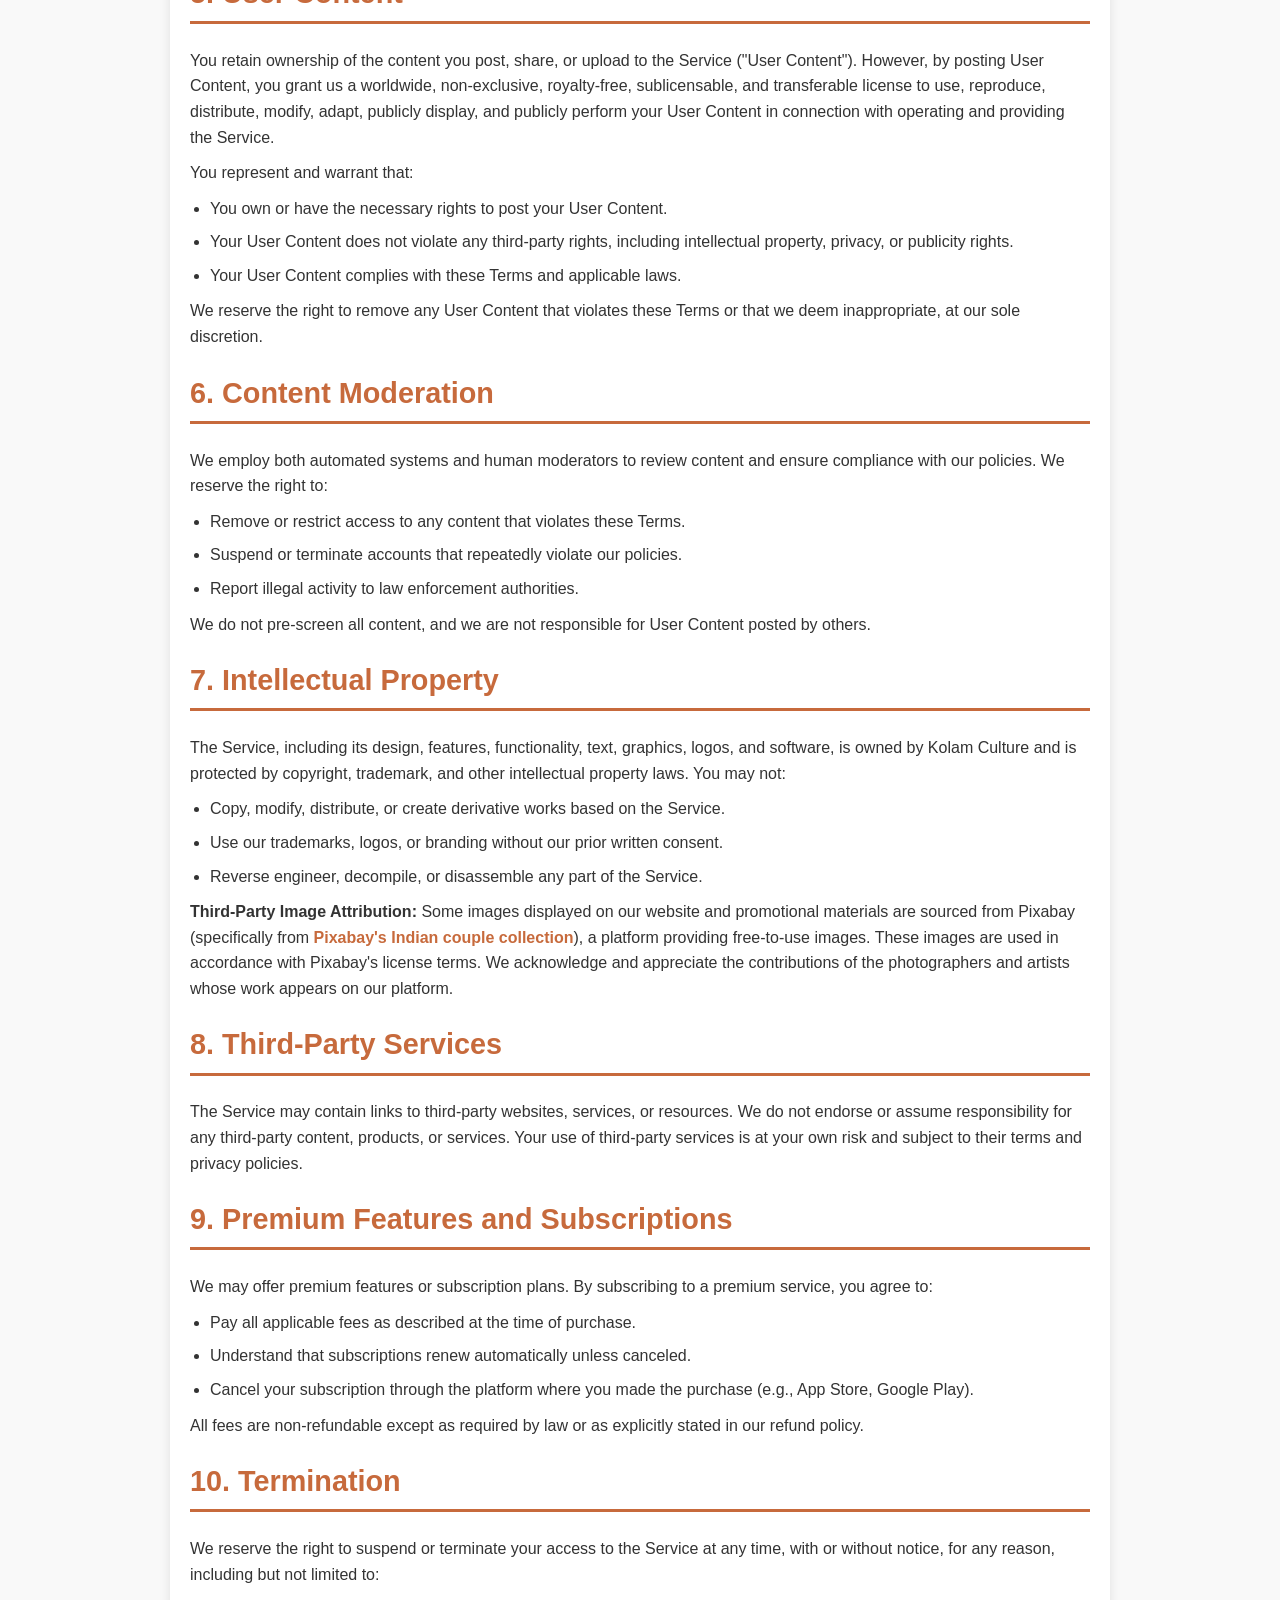
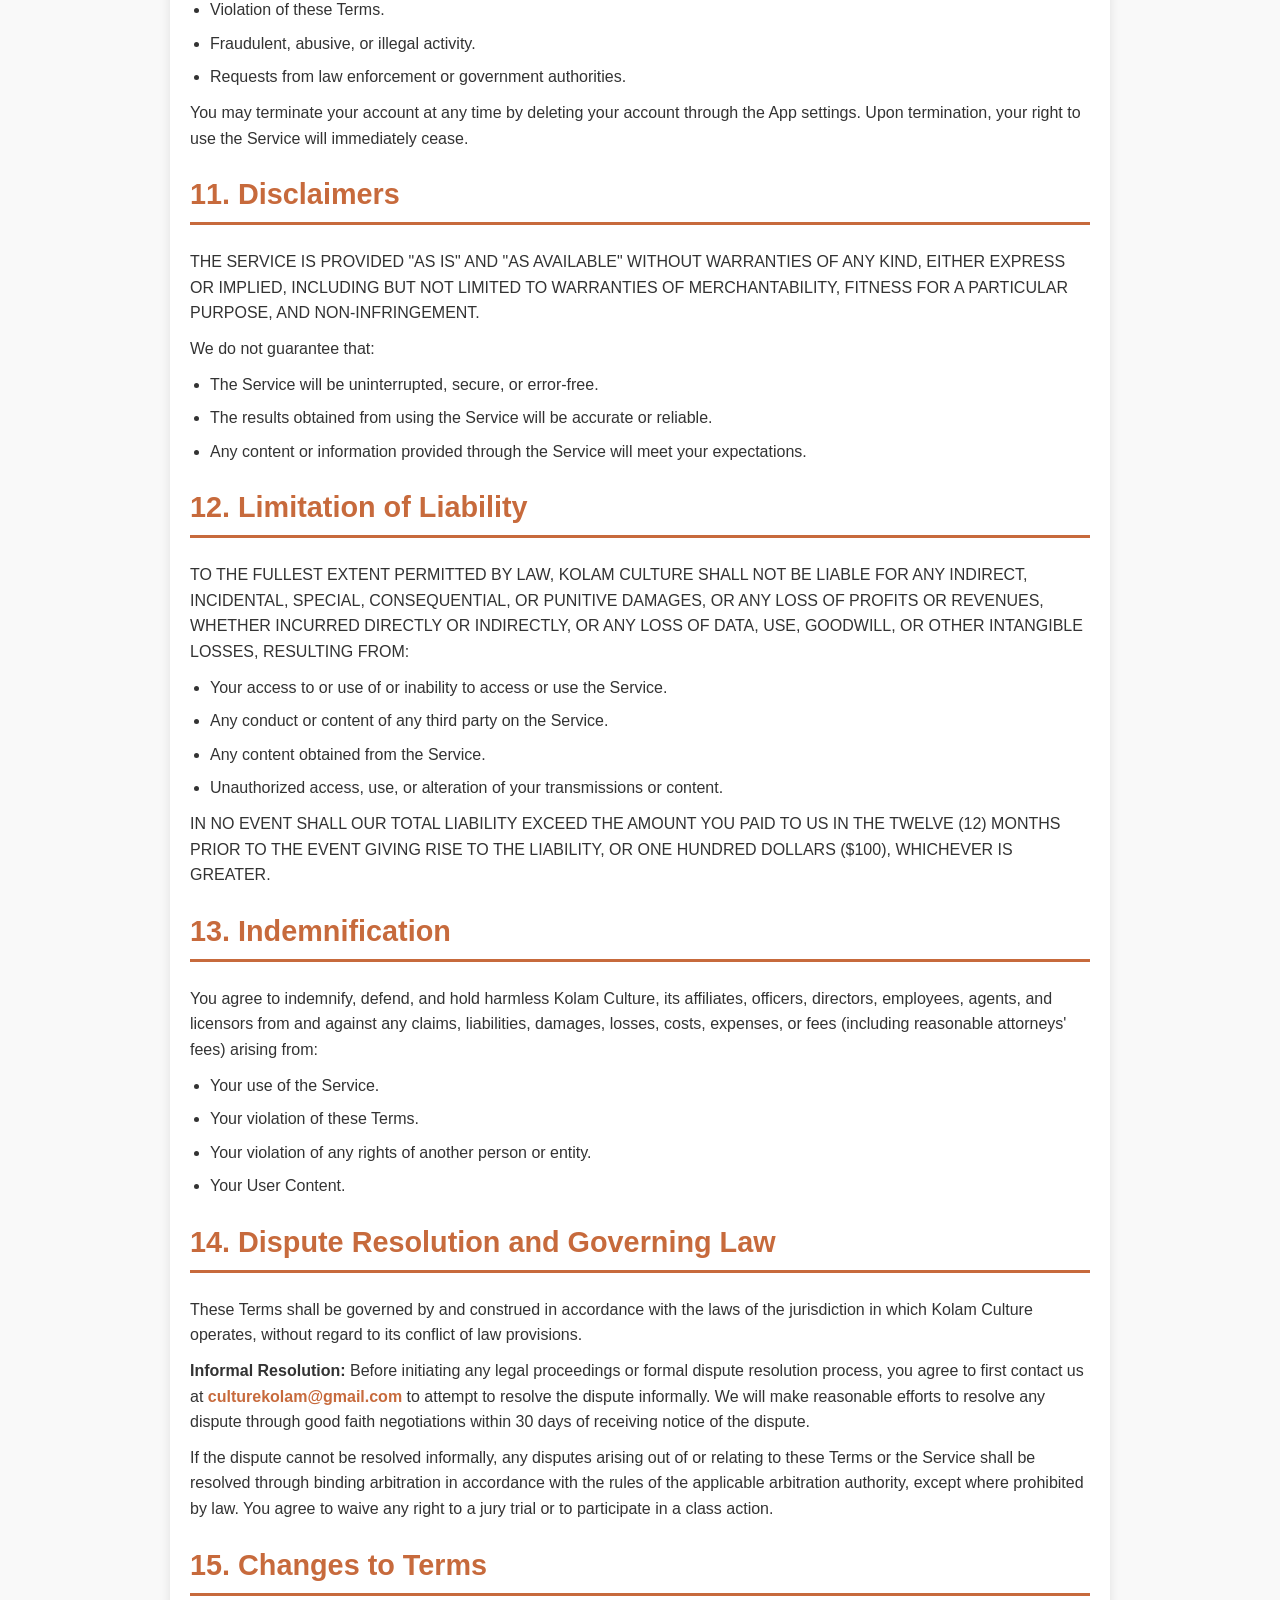
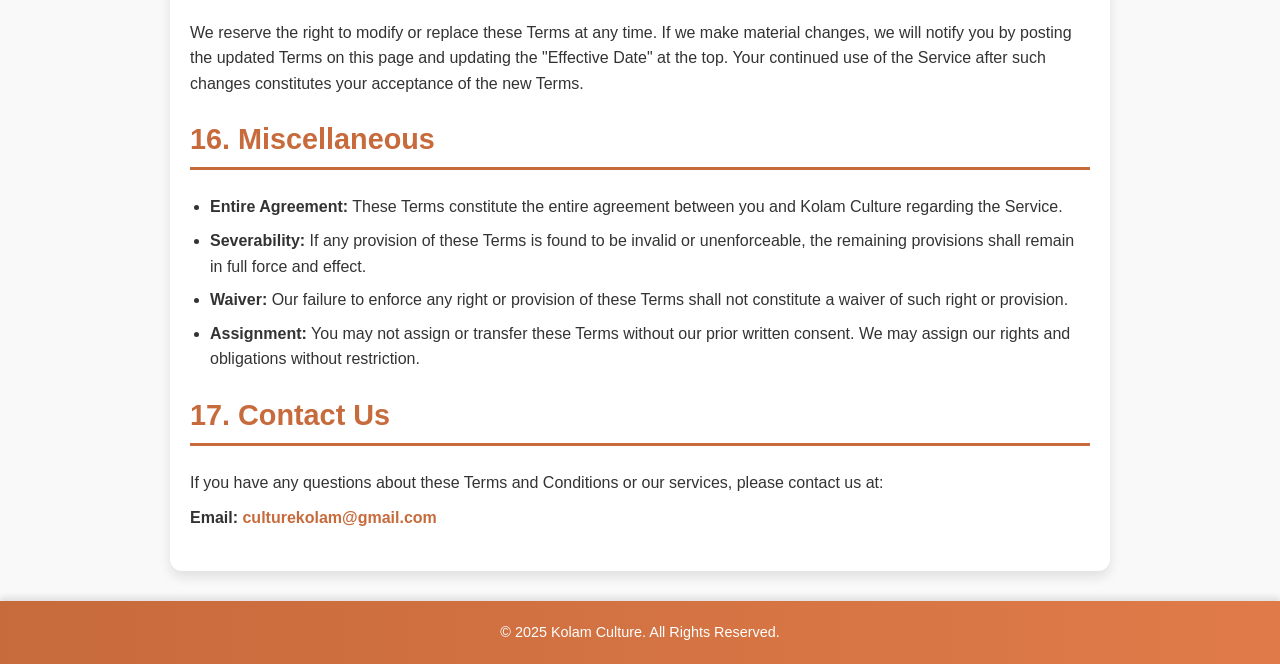
<file: terms_and_conditions.html>
<!DOCTYPE html>
<html lang="en">

<head>
    <meta charset="UTF-8">
    <meta name="viewport" content="width=device-width, initial-scale=1.0">
    <title>Terms and Conditions - Kolam Culture</title>
    <style>
        body {
            font-family: 'Roboto', sans-serif;
            line-height: 1.6;
            margin: 0;
            padding: 0;
            background-color: #f9f9f9;
            color: #333;
        }

        header {
            background: linear-gradient(90deg, #c76a3c, #e07b49);
            color: white;
            padding: 20px 10px;
            text-align: center;
            box-shadow: 0 4px 6px rgba(0, 0, 0, 0.1);
        }

        main {
            max-width: 900px;
            margin: 20px auto;
            padding: 20px;
            background: white;
            border-radius: 12px;
            box-shadow: 0 6px 12px rgba(0, 0, 0, 0.1);
            overflow: hidden;
        }

        h1 {
            font-size: 2.6em;
            margin: 0;
        }

        h2 {
            color: #c76a3c;
            font-size: 1.8em;
            margin-top: 20px;
            padding-bottom: 5px;
            border-bottom: 3px solid #c76a3c;
        }

        p,
        ul {
            margin: 10px 0;
            padding: 0;
        }

        ul {
            padding-left: 20px;
        }

        li {
            margin-bottom: 8px;
        }

        a {
            color: #c76a3c;
            font-weight: bold;
            text-decoration: none;
        }

        a:hover {
            text-decoration: underline;
        }

        footer {
            text-align: center;
            padding: 20px;
            background: linear-gradient(90deg, #c76a3c, #e07b49);
            color: white;
            margin-top: 30px;
            box-shadow: 0 -4px 6px rgba(0, 0, 0, 0.1);
        }

        footer p {
            margin: 0;
            font-size: 0.9em;
        }

        section {
            margin-bottom: 20px;
        }

        @media (max-width: 768px) {
            main {
                margin: 10px;
                padding: 15px;
            }

            h1 {
                font-size: 2.2em;
            }

            h2 {
                font-size: 1.6em;
            }
        }
    </style>
</head>

<body>
    <header>
        <h1>Terms and Conditions</h1>
        <p><strong>Effective Date:</strong> 24.01.2025</p>
    </header>

    <main>
        <section>
            <h2>1. Acceptance of Terms</h2>
            <p>By accessing or using Anbu - Kolam Culture ("the App", "the Service", "we", "us", or "our"), you agree to be bound by these Terms and Conditions ("Terms"). If you do not agree to these Terms, please do not use the Service.</p>
            <p>These Terms constitute a legally binding agreement between you and Kolam Culture. We reserve the right to modify these Terms at any time, and such modifications will be effective immediately upon posting. Your continued use of the Service after changes are posted constitutes your acceptance of the modified Terms.</p>
        </section>

        <section>
            <h2>2. Eligibility</h2>
            <p>You must meet the following requirements to use the Service:</p>
            <ul>
                <li>You must be at least 18 years of age or the age of majority in your jurisdiction.</li>
                <li>You must have the legal capacity to enter into a binding agreement.</li>
                <li>You must not be prohibited from using the Service under applicable laws.</li>
                <li>You must not have been previously banned or suspended from the Service.</li>
            </ul>
            <p>By creating an account, you represent and warrant that you meet all eligibility requirements.</p>
        </section>

        <section>
            <h2>3. Account Registration and Security</h2>
            <p>To use certain features of the Service, you must create an account. You agree to:</p>
            <ul>
                <li>Provide accurate, current, and complete information during registration.</li>
                <li>Maintain and promptly update your account information to keep it accurate and complete.</li>
                <li>Maintain the security and confidentiality of your account credentials.</li>
                <li>Notify us immediately of any unauthorized access to or use of your account.</li>
                <li>Accept responsibility for all activities that occur under your account.</li>
            </ul>
            <p>We reserve the right to suspend or terminate accounts that violate these Terms or provide false information.</p>
        </section>

        <section>
            <h2>4. User Conduct and Prohibited Activities</h2>
            <p>You agree not to engage in any of the following prohibited activities:</p>
            <ul>
                <li>Harassing, threatening, or intimidating other users.</li>
                <li>Posting or sharing content that is illegal, harmful, offensive, discriminatory, or violates others' rights.</li>
                <li>Impersonating any person or entity, or falsely representing your affiliation with any person or entity.</li>
                <li>Uploading or sharing content containing viruses, malware, or other harmful code.</li>
                <li>Using the Service for commercial purposes without our prior written consent.</li>
                <li>Attempting to gain unauthorized access to the Service, other users' accounts, or our systems.</li>
                <li>Engaging in any activity that involves minors or violates child protection laws.</li>
                <li>Using automated systems (bots, scrapers) to access or interact with the Service.</li>
                <li>Soliciting money, passwords, or personal information from other users.</li>
                <li>Creating multiple accounts or using the Service after being banned.</li>
            </ul>
            <p>Violation of these rules may result in immediate account termination and reporting to law enforcement where applicable.</p>
        </section>

        <section>
            <h2>5. User Content</h2>
            <p>You retain ownership of the content you post, share, or upload to the Service ("User Content"). However, by posting User Content, you grant us a worldwide, non-exclusive, royalty-free, sublicensable, and transferable license to use, reproduce, distribute, modify, adapt, publicly display, and publicly perform your User Content in connection with operating and providing the Service.</p>
            <p>You represent and warrant that:</p>
            <ul>
                <li>You own or have the necessary rights to post your User Content.</li>
                <li>Your User Content does not violate any third-party rights, including intellectual property, privacy, or publicity rights.</li>
                <li>Your User Content complies with these Terms and applicable laws.</li>
            </ul>
            <p>We reserve the right to remove any User Content that violates these Terms or that we deem inappropriate, at our sole discretion.</p>
        </section>

        <section>
            <h2>6. Content Moderation</h2>
            <p>We employ both automated systems and human moderators to review content and ensure compliance with our policies. We reserve the right to:</p>
            <ul>
                <li>Remove or restrict access to any content that violates these Terms.</li>
                <li>Suspend or terminate accounts that repeatedly violate our policies.</li>
                <li>Report illegal activity to law enforcement authorities.</li>
            </ul>
            <p>We do not pre-screen all content, and we are not responsible for User Content posted by others.</p>
        </section>

        <section>
            <h2>7. Intellectual Property</h2>
            <p>The Service, including its design, features, functionality, text, graphics, logos, and software, is owned by Kolam Culture and is protected by copyright, trademark, and other intellectual property laws. You may not:</p>
            <ul>
                <li>Copy, modify, distribute, or create derivative works based on the Service.</li>
                <li>Use our trademarks, logos, or branding without our prior written consent.</li>
                <li>Reverse engineer, decompile, or disassemble any part of the Service.</li>
            </ul>
            <p><strong>Third-Party Image Attribution:</strong> Some images displayed on our website and promotional materials are sourced from Pixabay (specifically from <a href="https://pixabay.com/de/images/search/indisches%20paar/" target="_blank" rel="noopener">Pixabay's Indian couple collection</a>), a platform providing free-to-use images. These images are used in accordance with Pixabay's license terms. We acknowledge and appreciate the contributions of the photographers and artists whose work appears on our platform.</p>
        </section>

        <section>
            <h2>8. Third-Party Services</h2>
            <p>The Service may contain links to third-party websites, services, or resources. We do not endorse or assume responsibility for any third-party content, products, or services. Your use of third-party services is at your own risk and subject to their terms and privacy policies.</p>
        </section>

        <section>
            <h2>9. Premium Features and Subscriptions</h2>
            <p>We may offer premium features or subscription plans. By subscribing to a premium service, you agree to:</p>
            <ul>
                <li>Pay all applicable fees as described at the time of purchase.</li>
                <li>Understand that subscriptions renew automatically unless canceled.</li>
                <li>Cancel your subscription through the platform where you made the purchase (e.g., App Store, Google Play).</li>
            </ul>
            <p>All fees are non-refundable except as required by law or as explicitly stated in our refund policy.</p>
        </section>

        <section>
            <h2>10. Termination</h2>
            <p>We reserve the right to suspend or terminate your access to the Service at any time, with or without notice, for any reason, including but not limited to:</p>
            <ul>
                <li>Violation of these Terms.</li>
                <li>Fraudulent, abusive, or illegal activity.</li>
                <li>Requests from law enforcement or government authorities.</li>
            </ul>
            <p>You may terminate your account at any time by deleting your account through the App settings. Upon termination, your right to use the Service will immediately cease.</p>
        </section>

        <section>
            <h2>11. Disclaimers</h2>
            <p>THE SERVICE IS PROVIDED "AS IS" AND "AS AVAILABLE" WITHOUT WARRANTIES OF ANY KIND, EITHER EXPRESS OR IMPLIED, INCLUDING BUT NOT LIMITED TO WARRANTIES OF MERCHANTABILITY, FITNESS FOR A PARTICULAR PURPOSE, AND NON-INFRINGEMENT.</p>
            <p>We do not guarantee that:</p>
            <ul>
                <li>The Service will be uninterrupted, secure, or error-free.</li>
                <li>The results obtained from using the Service will be accurate or reliable.</li>
                <li>Any content or information provided through the Service will meet your expectations.</li>
            </ul>
        </section>

        <section>
            <h2>12. Limitation of Liability</h2>
            <p>TO THE FULLEST EXTENT PERMITTED BY LAW, KOLAM CULTURE SHALL NOT BE LIABLE FOR ANY INDIRECT, INCIDENTAL, SPECIAL, CONSEQUENTIAL, OR PUNITIVE DAMAGES, OR ANY LOSS OF PROFITS OR REVENUES, WHETHER INCURRED DIRECTLY OR INDIRECTLY, OR ANY LOSS OF DATA, USE, GOODWILL, OR OTHER INTANGIBLE LOSSES, RESULTING FROM:</p>
            <ul>
                <li>Your access to or use of or inability to access or use the Service.</li>
                <li>Any conduct or content of any third party on the Service.</li>
                <li>Any content obtained from the Service.</li>
                <li>Unauthorized access, use, or alteration of your transmissions or content.</li>
            </ul>
            <p>IN NO EVENT SHALL OUR TOTAL LIABILITY EXCEED THE AMOUNT YOU PAID TO US IN THE TWELVE (12) MONTHS PRIOR TO THE EVENT GIVING RISE TO THE LIABILITY, OR ONE HUNDRED DOLLARS ($100), WHICHEVER IS GREATER.</p>
        </section>

        <section>
            <h2>13. Indemnification</h2>
            <p>You agree to indemnify, defend, and hold harmless Kolam Culture, its affiliates, officers, directors, employees, agents, and licensors from and against any claims, liabilities, damages, losses, costs, expenses, or fees (including reasonable attorneys' fees) arising from:</p>
            <ul>
                <li>Your use of the Service.</li>
                <li>Your violation of these Terms.</li>
                <li>Your violation of any rights of another person or entity.</li>
                <li>Your User Content.</li>
            </ul>
        </section>

        <section>
            <h2>14. Dispute Resolution and Governing Law</h2>
            <p>These Terms shall be governed by and construed in accordance with the laws of the jurisdiction in which Kolam Culture operates, without regard to its conflict of law provisions.</p>
            <p><strong>Informal Resolution:</strong> Before initiating any legal proceedings or formal dispute resolution process, you agree to first contact us at <a href="mailto:culturekolam@gmail.com">culturekolam@gmail.com</a> to attempt to resolve the dispute informally. We will make reasonable efforts to resolve any dispute through good faith negotiations within 30 days of receiving notice of the dispute.</p>
            <p>If the dispute cannot be resolved informally, any disputes arising out of or relating to these Terms or the Service shall be resolved through binding arbitration in accordance with the rules of the applicable arbitration authority, except where prohibited by law. You agree to waive any right to a jury trial or to participate in a class action.</p>
        </section>

        <section>
            <h2>15. Changes to Terms</h2>
            <p>We reserve the right to modify or replace these Terms at any time. If we make material changes, we will notify you by posting the updated Terms on this page and updating the "Effective Date" at the top. Your continued use of the Service after such changes constitutes your acceptance of the new Terms.</p>
        </section>

        <section>
            <h2>16. Miscellaneous</h2>
            <ul>
                <li><strong>Entire Agreement:</strong> These Terms constitute the entire agreement between you and Kolam Culture regarding the Service.</li>
                <li><strong>Severability:</strong> If any provision of these Terms is found to be invalid or unenforceable, the remaining provisions shall remain in full force and effect.</li>
                <li><strong>Waiver:</strong> Our failure to enforce any right or provision of these Terms shall not constitute a waiver of such right or provision.</li>
                <li><strong>Assignment:</strong> You may not assign or transfer these Terms without our prior written consent. We may assign our rights and obligations without restriction.</li>
            </ul>
        </section>

        <section>
            <h2>17. Contact Us</h2>
            <p>If you have any questions about these Terms and Conditions or our services, please contact us at:</p>
            <p><strong>Email:</strong> <a href="mailto:culturekolam@gmail.com">culturekolam@gmail.com</a></p>
        </section>
    </main>

    <footer>
        <p>&copy; 2025 Kolam Culture. All Rights Reserved.</p>
    </footer>
</body>

</html>
</file>
<file: styles.css>
* {
    margin: 0;
    padding: 0;
    box-sizing: border-box;
}

:root {
    --mobile-menu-max-height: 300px; /* Approx height for 4 menu items */
    --wine-red: #8B1538;
    --wine-red-dark: #6B0F2A;
    --wine-red-light: #A01844;
    --text-primary: #1d1d1f;
    --text-secondary: #6e6e73;
    --background: #ffffff;
    --background-alt: #f5f5f7;
}

body {
    font-family: -apple-system, BlinkMacSystemFont, 'Segoe UI', 'Roboto', 'Helvetica', 'Arial', sans-serif;
    line-height: 1.47059;
    font-weight: 400;
    letter-spacing: -0.022em;
    color: var(--text-primary);
    background-color: var(--background);
    -webkit-font-smoothing: antialiased;
    -moz-osx-font-smoothing: grayscale;
}

/* Navigation */
.navbar {
    background: rgba(255, 255, 255, 0.8);
    backdrop-filter: saturate(180%) blur(20px);
    -webkit-backdrop-filter: saturate(180%) blur(20px);
    padding: 0 2rem;
    height: 44px;
    position: sticky;
    top: 0;
    z-index: 100;
    border-bottom: 1px solid rgba(0, 0, 0, 0.1);
    display: flex;
    justify-content: space-between;
    align-items: center;
    transition: background 0.3s ease;
}

.navbar.scrolled {
    background: rgba(255, 255, 255, 0.95);
}

.nav-brand {
    color: var(--text-primary);
    font-size: 1.25rem;
    font-weight: 600;
    letter-spacing: -0.01em;
    display: flex;
    align-items: center;
}

.nav-brand .logo {
    height: 32px;
    width: auto;
}

.nav-brand a {
    color: var(--text-primary);
    text-decoration: none;
}

.nav-toggle {
    display: none;
    background: none;
    border: none;
    color: var(--text-primary);
    font-size: 1.5rem;
    cursor: pointer;
}

.nav-toggle:focus {
    outline: 2px solid var(--wine-red);
    outline-offset: 2px;
}

.nav-links {
    display: flex;
    list-style: none;
    gap: 2rem;
    margin: 0;
}

.nav-links a {
    color: var(--text-primary);
    text-decoration: none;
    font-size: 0.875rem;
    font-weight: 400;
    letter-spacing: -0.01em;
    transition: opacity 0.3s ease, color 0.3s ease;
}

.nav-links a:hover {
    opacity: 0.6;
}

/* Hero Banner Section */
.hero-banner {
    background: linear-gradient(135deg, #FFEEF5 0%, #FFE0EB 100%);
    padding: 4rem 2rem 2rem;
    min-height: 85vh;
    display: flex;
    align-items: center;
    justify-content: center;
    position: relative;
    overflow: hidden;
}

.hero-banner::before {
    content: '';
    position: absolute;
    top: -50%;
    right: -20%;
    width: 600px;
    height: 600px;
    background: radial-gradient(circle, rgba(139, 21, 56, 0.08) 0%, transparent 70%);
    border-radius: 50%;
}

.hero-banner-content {
    max-width: 1200px;
    width: 100%;
    display: grid;
    grid-template-columns: 1fr 1fr;
    gap: 4rem;
    align-items: center;
    position: relative;
    z-index: 1;
}

.hero-text {
    text-align: left;
    animation: slideInLeft 0.8s ease-out;
}

.hero-text .hero-logo {
    width: 200px;
    height: auto;
    margin-bottom: 1rem;
}

.hero-text h1 {
    font-size: 4rem;
    font-weight: 700;
    letter-spacing: -0.02em;
    line-height: 1.1;
    color: var(--text-primary);
    margin-bottom: 0.5rem;
}

.hero-text .subtitle {
    font-size: 2rem;
    font-weight: 600;
    letter-spacing: -0.01em;
    color: var(--wine-red);
    margin-bottom: 1rem;
}

.hero-text .tagline {
    font-size: 1.375rem;
    font-weight: 400;
    color: var(--text-secondary);
    margin-bottom: 2rem;
    line-height: 1.5;
}

.hero-cta {
    display: flex;
    gap: 1rem;
    margin-top: 2rem;
}

.btn-secondary {
    display: inline-block;
    background: transparent;
    color: var(--wine-red);
    border: 2px solid var(--wine-red);
    padding: 0.875rem 2.5rem;
    border-radius: 980px;
    text-decoration: none;
    font-weight: 500;
    font-size: 1.0625rem;
    letter-spacing: -0.01em;
    transition: all 0.3s cubic-bezier(0.4, 0, 0.2, 1);
}

.btn-secondary:hover {
    background: var(--wine-red);
    color: white;
    transform: scale(1.05);
}

.hero-image {
    position: relative;
    animation: slideInRight 0.8s ease-out;
}

.hero-image img {
    width: 100%;
    height: auto;
    max-width: 400px;
    display: block;
    margin: 0 auto;
}

/* Success Stories Section */
.success-stories {
    background: var(--background);
    padding: 5rem 2rem;
}

.success-stories-content {
    max-width: 1200px;
    margin: 0 auto;
    text-align: center;
}

.success-stories h2 {
    font-size: 2.75rem;
    font-weight: 600;
    letter-spacing: -0.015em;
    color: var(--text-primary);
    margin-bottom: 1rem;
}

.section-subtitle {
    font-size: 1.25rem;
    color: var(--text-secondary);
    margin-bottom: 3rem;
}

.carousel-container {
    position: relative;
    overflow: hidden;
    max-width: 100%;
    cursor: grab;
    user-select: none;
    -webkit-user-select: none;
    -moz-user-select: none;
    -ms-user-select: none;
}

.carousel-container:active {
    cursor: grabbing;
}

.carousel-track {
    display: flex;
    transition: transform 0.5s cubic-bezier(0.4, 0, 0.2, 1);
    gap: 2rem;
}

.story-card {
    flex: 0 0 100%;
    max-width: 100%;
    position: relative;
    border-radius: 24px;
    overflow: hidden;
    box-shadow: 0 10px 40px rgba(0, 0, 0, 0.1);
    transition: transform 0.3s cubic-bezier(0.4, 0, 0.2, 1);
    aspect-ratio: 1;
}

.story-card:hover {
    transform: translateY(-8px);
    box-shadow: 0 20px 60px rgba(139, 21, 56, 0.2);
}

.story-card img {
    width: 100%;
    height: 100%;
    object-fit: cover;
    display: block;
}

.story-overlay {
    position: absolute;
    bottom: 0;
    left: 0;
    right: 0;
    background: linear-gradient(to top, var(--wine-red) 0%, rgba(139, 21, 56, 0.7) 70%, transparent 100%);
    padding: 2rem 1.5rem 1.5rem;
    color: white;
}

.story-quote {
    font-size: 1.125rem;
    font-weight: 500;
    margin-bottom: 0.5rem;
    font-style: italic;
}

.story-names {
    font-size: 0.9375rem;
    opacity: 0.9;
    font-weight: 600;
}

.carousel-dots {
    display: flex;
    justify-content: center;
    gap: 0.75rem;
    margin-top: 2rem;
}

.dot {
    width: 12px;
    height: 12px;
    border-radius: 50%;
    background: rgba(139, 21, 56, 0.3);
    cursor: pointer;
    transition: all 0.3s ease;
}

.dot.active {
    background: var(--wine-red);
    width: 32px;
    border-radius: 6px;
}

.dot:hover {
    background: rgba(139, 21, 56, 0.6);
}

@keyframes slideInLeft {
    from {
        opacity: 0;
        transform: translateX(-50px);
    }
    to {
        opacity: 1;
        transform: translateX(0);
    }
}

@keyframes slideInRight {
    from {
        opacity: 0;
        transform: translateX(50px);
    }
    to {
        opacity: 1;
        transform: translateX(0);
    }
}

/* Hero Section */
.hero {
    min-height: auto;
    display: flex;
    align-items: center;
    justify-content: center;
    padding: 4rem 2rem;
    background: var(--background);
}

.hero-content {
    max-width: 1200px;
    text-align: center;
    opacity: 1;
    transform: none;
}

.hero-logo {
    width: 180px;
    height: auto;
    margin-bottom: 1.5rem;
    opacity: 1;
}

@media (prefers-reduced-motion: reduce) {
    .hero-content,
    .hero-logo,
    .feature,
    .hero-text,
    .hero-image {
        animation: none;
        opacity: 1;
        transform: none;
        transition: none;
    }
}

.hero h1 {
    font-size: 3.5rem;
    font-weight: 600;
    letter-spacing: -0.015em;
    line-height: 1.1;
    color: var(--text-primary);
    margin-bottom: 0.5rem;
}

.subtitle {
    font-size: 1.75rem;
    font-weight: 600;
    letter-spacing: -0.01em;
    color: var(--wine-red);
    margin-bottom: 1rem;
}

.tagline {
    font-size: 1.25rem;
    font-weight: 400;
    color: var(--text-secondary);
    margin-bottom: 1.5rem;
    max-width: 600px;
    margin-left: auto;
    margin-right: auto;
}

.description {
    font-size: 1.125rem;
    font-weight: 400;
    color: var(--text-secondary);
    margin-bottom: 3rem;
    max-width: 900px;
    margin-left: auto;
    margin-right: auto;
    line-height: 1.7;
}

/* Features */
.features {
    display: grid;
    grid-template-columns: repeat(auto-fit, minmax(260px, 1fr));
    gap: 2rem;
    margin: 3rem 0;
}

.feature {
    background: linear-gradient(135deg, #ffffff 0%, #f9f9fb 100%);
    padding: 3rem 2rem;
    border-radius: 24px;
    transition: all 0.4s cubic-bezier(0.4, 0, 0.2, 1);
    opacity: 1;
    transform: none;
    border: 1px solid rgba(139, 21, 56, 0.08);
}

.feature.visible {
    opacity: 1;
    transform: translateY(0);
}

.feature:hover {
    transform: translateY(-12px);
    box-shadow: 0 30px 60px rgba(139, 21, 56, 0.15);
    border-color: rgba(139, 21, 56, 0.2);
    background: linear-gradient(135deg, #ffffff 0%, #fff5f8 100%);
}

.icon {
    font-size: 3rem;
    display: block;
    margin-bottom: 1rem;
}

.feature h3 {
    color: var(--text-primary);
    font-size: 1.25rem;
    font-weight: 600;
    margin-bottom: 0.5rem;
    letter-spacing: -0.01em;
}

.feature p {
    color: var(--text-secondary);
    font-size: 1rem;
    line-height: 1.47059;
}

/* CTA */
.cta {
    margin-top: 3rem;
}

/* How It Works Section */
.how-it-works {
    margin: 4rem 0 3rem;
    text-align: center;
}

.how-it-works h2 {
    font-size: 2.5rem;
    font-weight: 600;
    letter-spacing: -0.015em;
    color: var(--text-primary);
    margin-bottom: 3rem;
}

.steps {
    display: grid;
    grid-template-columns: repeat(auto-fit, minmax(220px, 1fr));
    gap: 2rem;
    max-width: 1200px;
    margin: 0 auto;
}

.step {
    text-align: center;
}

.step-number {
    display: inline-flex;
    align-items: center;
    justify-content: center;
    width: 60px;
    height: 60px;
    background: var(--wine-red);
    color: white;
    border-radius: 50%;
    font-size: 1.5rem;
    font-weight: 600;
    margin-bottom: 1rem;
}

.step h4 {
    font-size: 1.125rem;
    font-weight: 600;
    color: var(--text-primary);
    margin-bottom: 0.75rem;
}

.step p {
    font-size: 0.9375rem;
    color: var(--text-secondary);
    line-height: 1.5;
}

.btn-primary {
    display: inline-block;
    background: var(--wine-red);
    color: white;
    padding: 0.875rem 2.5rem;
    border-radius: 980px;
    text-decoration: none;
    font-weight: 400;
    font-size: 1.0625rem;
    letter-spacing: -0.01em;
    transition: all 0.3s cubic-bezier(0.4, 0, 0.2, 1);
    box-shadow: 0 4px 16px rgba(139, 21, 56, 0.2);
}

.btn-primary:hover {
    transform: scale(1.05);
    box-shadow: 0 8px 24px rgba(139, 21, 56, 0.3);
    background: var(--wine-red-light);
}

/* App Store Buttons */
.app-buttons {
    display: flex;
    gap: 1rem;
    justify-content: center;
    margin-top: 2rem;
    flex-wrap: wrap;
}

.app-btn {
    display: inline-flex;
    align-items: center;
    gap: 0.75rem;
    background: var(--text-primary);
    color: white;
    padding: 0.75rem 1.5rem;
    border-radius: 8px;
    text-decoration: none;
    transition: all 0.3s cubic-bezier(0.4, 0, 0.2, 1);
    box-shadow: 0 4px 12px rgba(0, 0, 0, 0.15);
}

.app-btn:hover {
    transform: translateY(-2px);
    box-shadow: 0 8px 20px rgba(0, 0, 0, 0.25);
}

.app-btn-icon {
    font-size: 2rem;
}

.app-btn-text {
    display: flex;
    flex-direction: column;
    align-items: flex-start;
}

.app-btn-text small {
    font-size: 0.625rem;
    opacity: 0.8;
}

.app-btn-text span {
    font-size: 1.125rem;
    font-weight: 600;
}

/* Footer */
footer {
    background: var(--background-alt);
    color: var(--text-secondary);
    text-align: center;
    padding: 2rem;
    margin-top: 4rem;
    border-top: 1px solid rgba(0, 0, 0, 0.1);
}

footer p {
    font-size: 0.875rem;
}

.footer-links {
    margin-top: 1rem;
    display: flex;
    gap: 2rem;
    justify-content: center;
    flex-wrap: wrap;
}

.footer-links a {
    color: var(--text-secondary);
    text-decoration: none;
    font-size: 0.875rem;
    transition: color 0.3s ease;
}

.footer-links a:hover {
    color: var(--wine-red);
}

/* Page Layout Styles */
.page-container {
    max-width: 980px;
    margin: 2rem auto;
    padding: 2rem;
}

.page-header {
    margin-bottom: 2rem;
}

.page-header h1 {
    color: var(--text-primary);
    font-size: 2.5rem;
    font-weight: 600;
    letter-spacing: -0.015em;
}

.page-header p {
    color: var(--text-secondary);
    font-size: 1.125rem;
    margin-top: 0.5rem;
}

.page-content {
    background: var(--background-alt);
    padding: 3rem 2rem;
    border-radius: 18px;
}

.placeholder-message {
    color: var(--text-secondary);
    text-align: center;
    font-size: 1.125rem;
}

/* Mobile Responsive */
@media (max-width: 768px) {
    .hero-banner {
        padding: 3rem 1.5rem;
        min-height: auto;
    }

    .hero-banner-content {
        grid-template-columns: 1fr;
        gap: 2rem;
    }

    .hero-text {
        text-align: center;
    }

    .hero-text h1 {
        font-size: 2.5rem;
    }

    .hero-text .subtitle {
        font-size: 1.5rem;
    }

    .hero-text .tagline {
        font-size: 1.125rem;
    }

    .hero-text .hero-logo {
        width: 150px;
        margin-left: auto;
        margin-right: auto;
    }

    .hero-cta {
        flex-direction: column;
        align-items: center;
    }

    .hero-cta a {
        width: 100%;
        max-width: 300px;
        text-align: center;
    }

    .hero-image {
        order: -1;
    }

    .success-stories {
        padding: 3rem 1.5rem;
    }

    .success-stories h2 {
        font-size: 2rem;
    }

    .section-subtitle {
        font-size: 1.0625rem;
    }

    .carousel-track {
        gap: 0;
    }

    .nav-toggle {
        display: block;
    }

    .nav-links {
        position: absolute;
        top: 100%;
        left: 0;
        right: 0;
        background: rgba(255, 255, 255, 0.95);
        backdrop-filter: saturate(180%) blur(20px);
        -webkit-backdrop-filter: saturate(180%) blur(20px);
        flex-direction: column;
        gap: 0;
        padding: 1rem 0;
        max-height: 0;
        overflow: hidden;
        opacity: 0;
        visibility: hidden;
        transition: max-height 0.3s ease, opacity 0.3s ease, visibility 0.3s ease;
        border-bottom: 1px solid rgba(0, 0, 0, 0.1);
    }

    .nav-links.active {
        max-height: var(--mobile-menu-max-height);
        opacity: 1;
        visibility: visible;
    }

    .nav-links li {
        padding: 0.5rem 2rem;
    }

    .hero h1 {
        font-size: 2.5rem;
    }

    .subtitle {
        font-size: 1.5rem;
    }

    .tagline {
        font-size: 1.0625rem;
    }

    .description {
        font-size: 1rem;
    }

    .how-it-works h2 {
        font-size: 2rem;
    }

    .steps {
        grid-template-columns: 1fr;
        gap: 2rem;
    }

    .features {
        grid-template-columns: 1fr;
        gap: 1rem;
    }

    .footer-links {
        flex-direction: column;
        gap: 0.75rem;
    }

    .app-buttons {
        flex-direction: column;
        align-items: center;
    }

    .app-btn {
        width: 100%;
        max-width: 300px;
        justify-content: center;
    }
}
</file>
